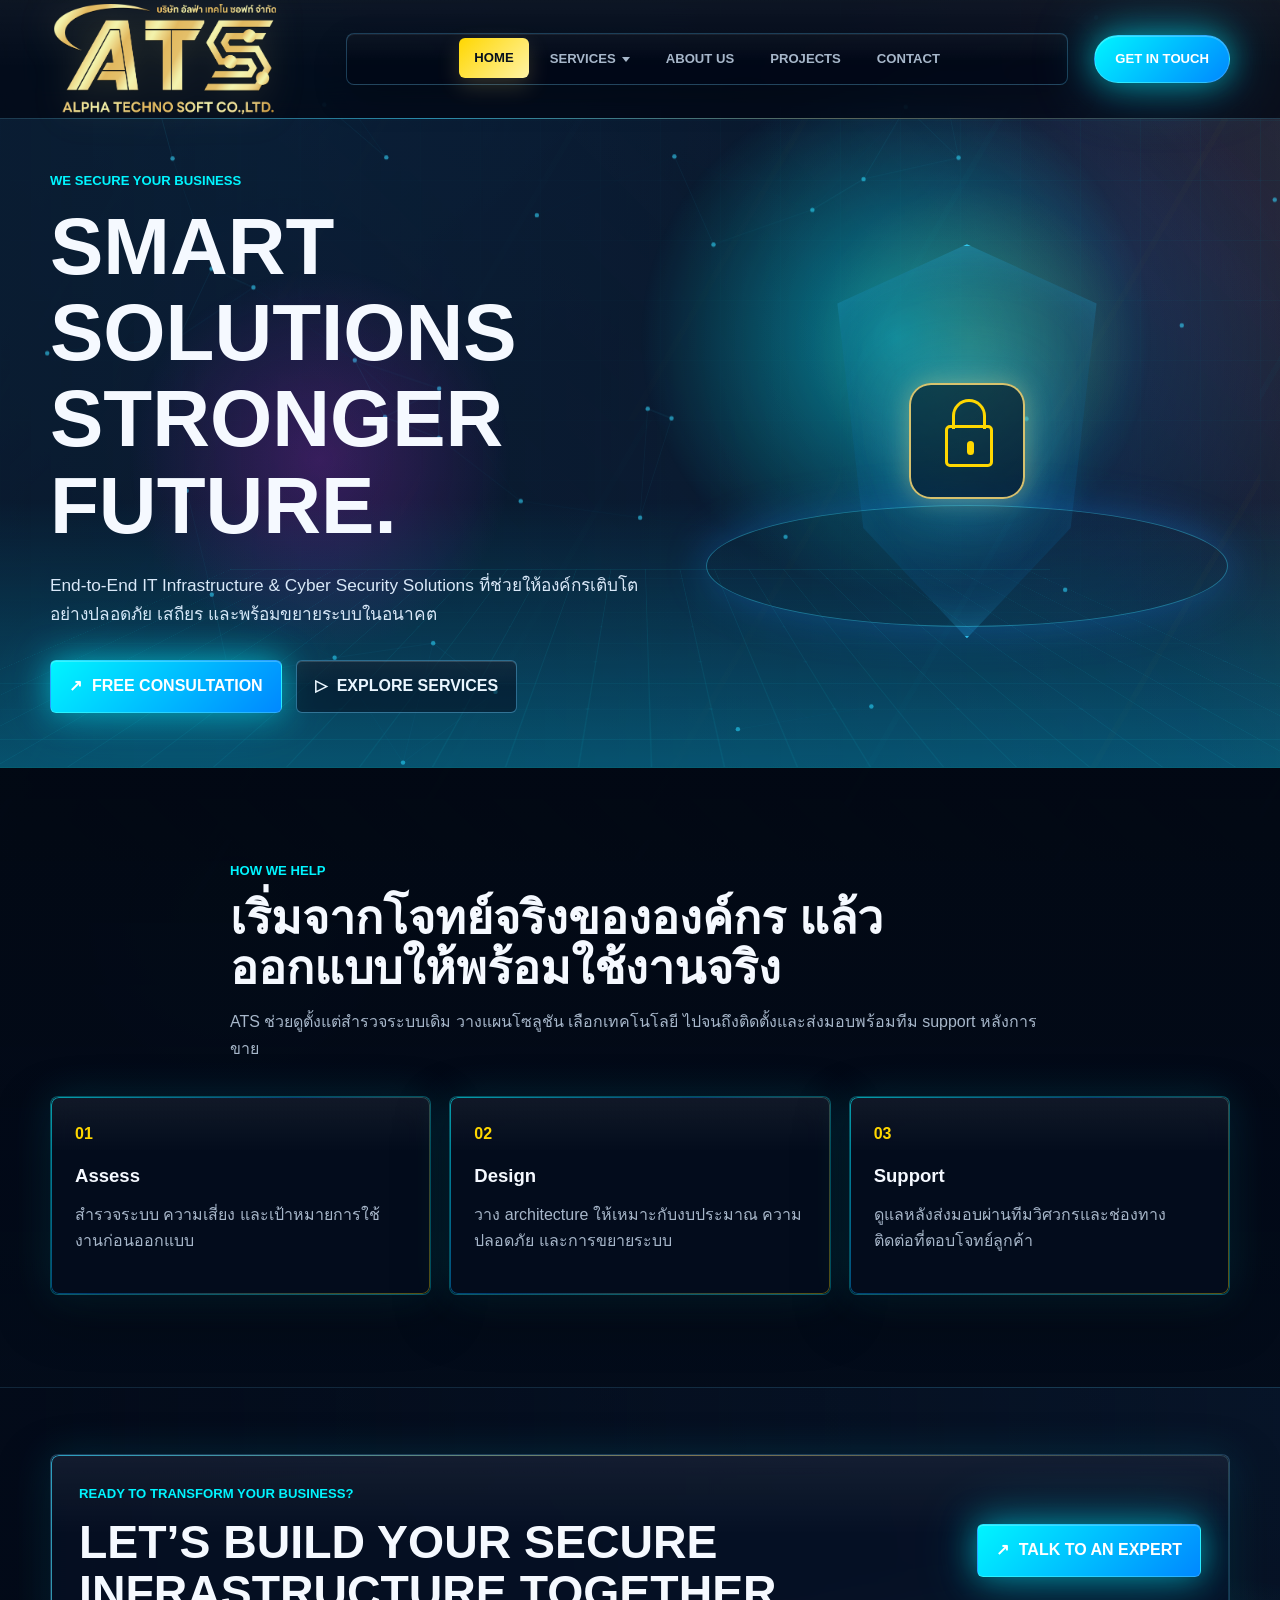
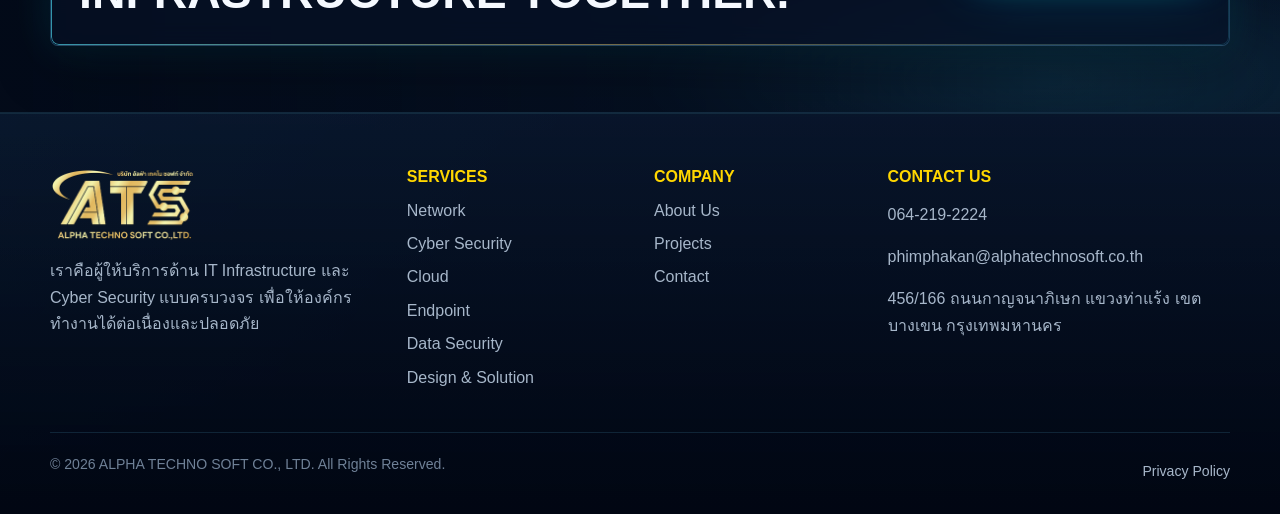
<file: alphaweb/index.html>
<!doctype html>
<html lang="th">
  <head>
    <meta charset="utf-8" />
    <meta name="viewport" content="width=device-width, initial-scale=1" />
    <link rel="icon" type="image/png" sizes="48x48" href="assets/img/favicon-alpha.png" />
    <link rel="icon" type="image/png" sizes="96x96" href="assets/img/favicon-alpha.png" />
    <link rel="icon" type="image/png" sizes="512x512" href="assets/img/favicon-alpha.png" />
    <link rel="shortcut icon" href="favicon.png" />
    <link rel="apple-touch-icon" href="assets/img/favicon-alpha.png" />
    <link rel="canonical" href="https://www.alphatechnosoft.co.th/" />
    <link rel="sitemap" type="application/xml" title="Sitemap" href="sitemap.xml" />
    <title>ALPHA TECHNO SOFT CO., LTD. | IT Infrastructure &amp; Cyber Security</title>
    <meta
      name="description"
      content="ALPHA TECHNO SOFT CO., LTD. ผู้เชี่ยวชาญด้าน Network Infrastructure, Cyber Security, Cloud, Endpoint, Data Security และ Design & Solution สำหรับองค์กร"
    />
    <meta name="google-site-verification" content="7oL2TdSmTm4ihY9bklZaLKjqOZevy6cD0ytzlV1EM48" />
    <link rel="stylesheet" href="assets/css/styles.css" />
  </head>
  <body>
    <a class="skip-link" href="#main">ข้ามไปยังเนื้อหา</a>

    <header class="site-header" data-header>
      <div class="container nav-shell">
        <a class="brand" href="index.html" aria-label="ALPHA TECHNO SOFT CO., LTD.">
          <img src="assets/img/logo-alpha.png" alt="โลโก้ ALPHA TECHNO SOFT CO., LTD." />
        </a>

        <button class="nav-toggle" type="button" aria-expanded="false" aria-controls="site-nav" data-nav-toggle>
          <span></span>
          <span></span>
          <span></span>
        </button>

        <nav class="site-nav" id="site-nav" data-nav>
          <a href="index.html">Home</a>
          <div class="nav-dropdown" data-nav-dropdown>
            <a href="services.html" class="nav-dropdown-link">
              <span>Services</span>
              <span class="nav-dropdown-caret" aria-hidden="true"></span>
            </a>
            <div class="nav-dropdown-menu" id="services-submenu">
              <a href="network-infrastructure.html">Network</a>
              <a href="cyber-security.html" class="nav-submenu-multiline"><span>Cyber</span><span>Security</span></a>
              <a href="cloud.html">Cloud</a>
              <a href="endpoint.html">Endpoint</a>
              <a href="data-security.html">Data Security</a>
              <a href="design-solution.html" class="nav-submenu-multiline"><span>Design &amp;</span><span>Solution</span></a>
            </div>
          </div>
          <a href="about.html">About Us</a>
          <a href="projects.html">Projects</a>
          <a href="contact.html">Contact</a>
        </nav>

        <a class="nav-cta" href="contact.html">Get in touch</a>
      </div>
    </header>

    <main id="main">
      <section class="hero" id="home" data-section>
        <canvas class="hero-canvas" id="network-canvas" aria-hidden="true"></canvas>
        <div class="hero-grid" aria-hidden="true"></div>
        <div class="hero-glow" aria-hidden="true"></div>

        <div class="container hero-content">
          <div class="hero-copy">
            <p class="eyebrow">We secure your business</p>
            <h1>Smart Solutions Stronger Future.</h1>
            <p class="hero-lead">
              End-to-End IT Infrastructure & Cyber Security Solutions
              ที่ช่วยให้องค์กรเติบโตอย่างปลอดภัย เสถียร และพร้อมขยายระบบในอนาคต
            </p>
            <div class="hero-actions">
              <a class="button button-primary" href="contact.html">
                <span aria-hidden="true">↗</span>
                Free Consultation
              </a>
              <a class="button button-ghost" href="services.html">
                <span aria-hidden="true">▷</span>
                Explore Services
              </a>
            </div>
          </div>

          <div class="hero-shield" aria-label="Cyber security visual">
            <div class="shield-core">
              <span class="lock-body"></span>
              <span class="lock-shackle"></span>
            </div>
          </div>
        </div>
      </section>

      <section class="section home-intro-section">
        <div class="container section-heading">
          <p class="eyebrow">How we help</p>
          <h2>เริ่มจากโจทย์จริงขององค์กร แล้วออกแบบให้พร้อมใช้งานจริง</h2>
          <p>
            ATS ช่วยดูตั้งแต่สำรวจระบบเดิม วางแผนโซลูชัน เลือกเทคโนโลยี
            ไปจนถึงติดตั้งและส่งมอบพร้อมทีม support หลังการขาย
          </p>
        </div>

        <div class="container feature-strip">
          <article class="feature-panel">
            <span>01</span>
            <h3>Assess</h3>
            <p>สำรวจระบบ ความเสี่ยง และเป้าหมายการใช้งานก่อนออกแบบ</p>
          </article>
          <article class="feature-panel">
            <span>02</span>
            <h3>Design</h3>
            <p>วาง architecture ให้เหมาะกับงบประมาณ ความปลอดภัย และการขยายระบบ</p>
          </article>
          <article class="feature-panel">
            <span>03</span>
            <h3>Support</h3>
            <p>ดูแลหลังส่งมอบผ่านทีมวิศวกรและช่องทางติดต่อที่ตอบโจทย์ลูกค้า</p>
          </article>
        </div>
      </section>

      <section class="cta-section">
        <div class="container cta-band">
          <div>
            <p class="eyebrow">Ready to transform your business?</p>
            <h2>Let’s build your secure infrastructure together.</h2>
          </div>
          <a class="button button-primary" href="contact.html">
            <span aria-hidden="true">↗</span>
            Talk to an expert
          </a>
        </div>
      </section>
    </main>

    <footer class="site-footer">
      <div class="container footer-grid">
        <div class="footer-company">
          <img src="assets/img/logo-alpha.png" alt="โลโก้ ALPHA TECHNO SOFT CO., LTD." />
          <p>
            เราคือผู้ให้บริการด้าน IT Infrastructure และ Cyber Security แบบครบวงจร
            เพื่อให้องค์กรทำงานได้ต่อเนื่องและปลอดภัย
          </p>
        </div>
        <div>
          <h2>Services</h2>
          <a href="network-infrastructure.html">Network</a>
          <a href="cyber-security.html">Cyber Security</a>
          <a href="cloud.html">Cloud</a>
          <a href="endpoint.html">Endpoint</a>
          <a href="data-security.html">Data Security</a>
          <a href="design-solution.html">Design &amp; Solution</a>
        </div>
        <div>
          <h2>Company</h2>
          <a href="about.html">About Us</a>
          <a href="projects.html">Projects</a>
          <a href="contact.html">Contact</a>
        </div>
        <div>
          <h2>Contact Us</h2>
          <p>064-219-2224</p>
          <p>phimphakan@alphatechnosoft.co.th</p>
          <p>456/166 ถนนกาญจนาภิเษก แขวงท่าแร้ง เขตบางเขน กรุงเทพมหานคร</p>
        </div>
      </div>
      <div class="container footer-bottom">
        <span>© 2026 ALPHA TECHNO SOFT CO., LTD. All Rights Reserved.</span>
        <a href="contact.html">Privacy Policy</a>
      </div>
    </footer>

    <script src="assets/js/main.js"></script>
  </body>
</html>
</file>
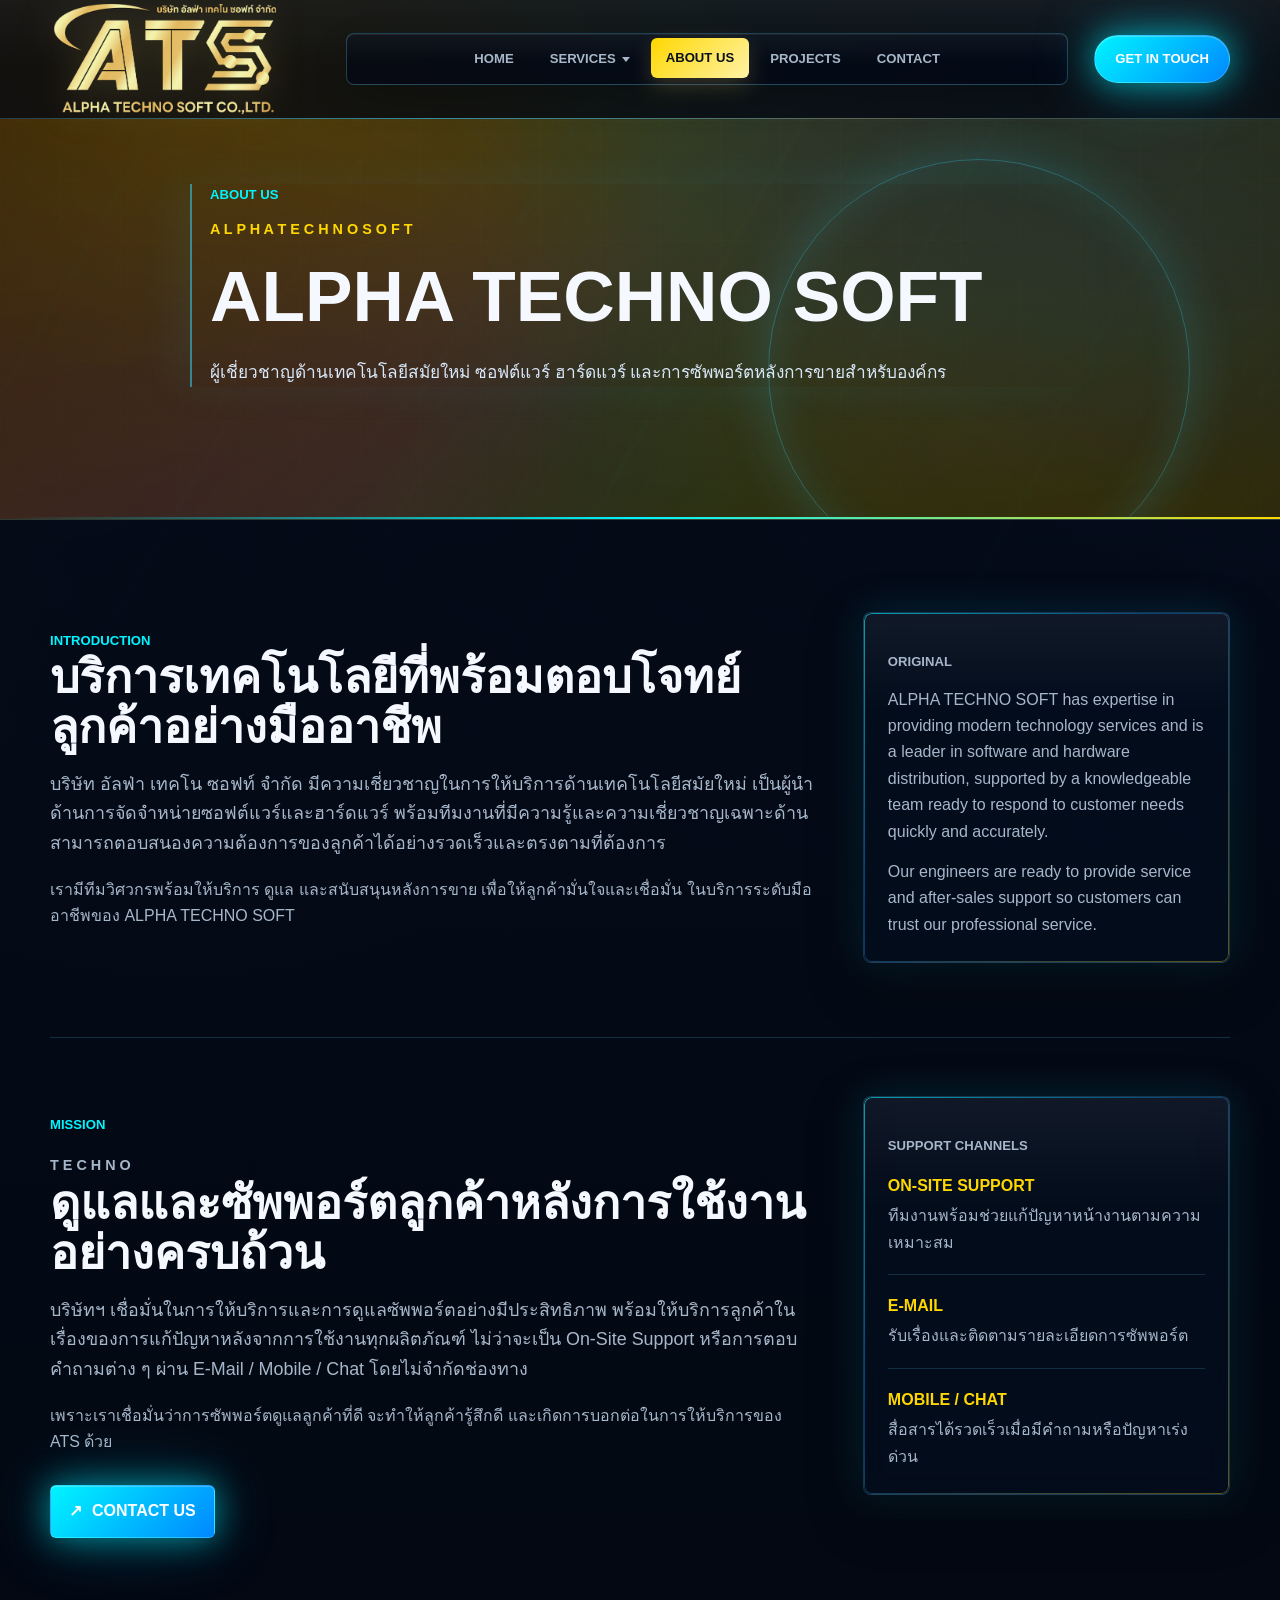
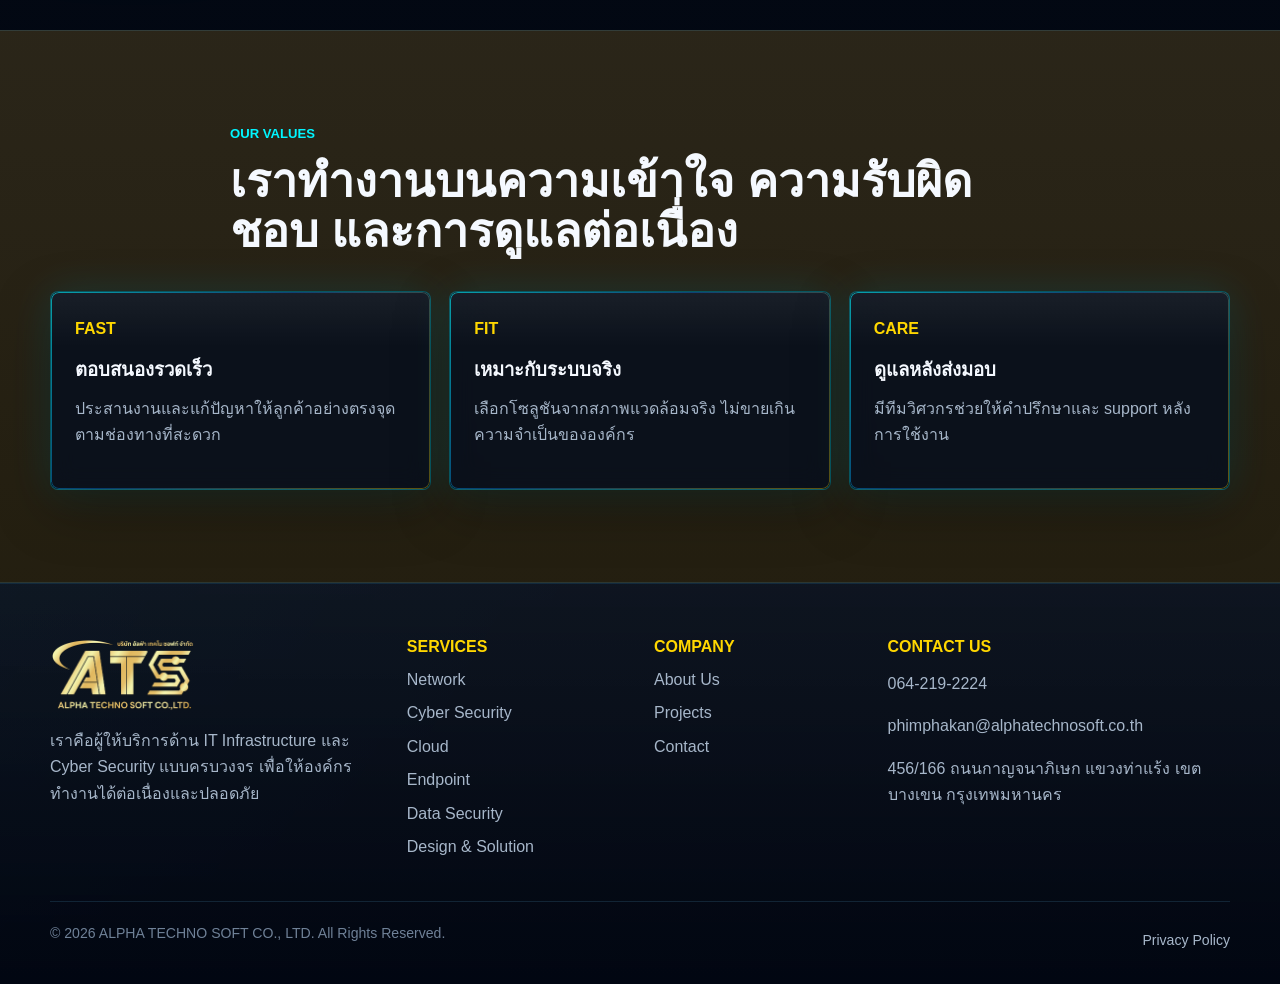
<file: alphaweb/about.html>
<!doctype html>
<html lang="th">
  <head>
    <meta charset="utf-8" />
    <meta name="viewport" content="width=device-width, initial-scale=1" />
    <link rel="icon" type="image/png" sizes="48x48" href="assets/img/favicon-alpha.png" />
    <link rel="icon" type="image/png" sizes="96x96" href="assets/img/favicon-alpha.png" />
    <link rel="icon" type="image/png" sizes="512x512" href="assets/img/favicon-alpha.png" />
    <link rel="shortcut icon" href="favicon.png" />
    <link rel="apple-touch-icon" href="assets/img/favicon-alpha.png" />
    <link rel="canonical" href="https://www.alphatechnosoft.co.th/about.html" />
    <title>About Us - ALPHA TECHNO SOFT CO., LTD.</title>
    <meta
      name="description"
      content="About Us ของ ALPHA TECHNO SOFT CO., LTD. แนะนำบริษัทและพันธกิจด้านบริการเทคโนโลยี ซอฟต์แวร์ ฮาร์ดแวร์ และการซัพพอร์ตหลังการขาย"
    />
    <link rel="stylesheet" href="assets/css/styles.css" />
  </head>
  <body class="page-about">
    <a class="skip-link" href="#main">ข้ามไปยังเนื้อหา</a>

    <header class="site-header" data-header>
      <div class="container nav-shell">
        <a class="brand" href="index.html" aria-label="ALPHA TECHNO SOFT CO., LTD.">
          <img src="assets/img/logo-alpha.png" alt="โลโก้ ALPHA TECHNO SOFT CO., LTD." />
        </a>

        <button class="nav-toggle" type="button" aria-expanded="false" aria-controls="site-nav" data-nav-toggle>
          <span></span>
          <span></span>
          <span></span>
        </button>

        <nav class="site-nav" id="site-nav" data-nav>
          <a href="index.html">Home</a>
          <div class="nav-dropdown" data-nav-dropdown>
            <a href="services.html" class="nav-dropdown-link">
              <span>Services</span>
              <span class="nav-dropdown-caret" aria-hidden="true"></span>
            </a>
            <div class="nav-dropdown-menu" id="services-submenu">
              <a href="network-infrastructure.html">Network</a>
              <a href="cyber-security.html" class="nav-submenu-multiline"><span>Cyber</span><span>Security</span></a>
              <a href="cloud.html">Cloud</a>
              <a href="endpoint.html">Endpoint</a>
              <a href="data-security.html">Data Security</a>
              <a href="design-solution.html" class="nav-submenu-multiline"><span>Design &amp;</span><span>Solution</span></a>
            </div>
          </div>
          <a href="about.html">About Us</a>
          <a href="projects.html">Projects</a>
          <a href="contact.html">Contact</a>
        </nav>

        <a class="nav-cta" href="contact.html">Get in touch</a>
      </div>
    </header>

    <main id="main">
      <section class="page-hero">
        <div class="aurora" aria-hidden="true"></div>
        <div class="particles-container" data-particles aria-hidden="true"></div>
        <div class="noise-overlay" aria-hidden="true"></div>
        <div class="hero-border-glow" aria-hidden="true"></div>
        <div class="container page-hero-content">
          <p class="eyebrow">About Us</p>
          <p class="lettermark">A L P H A T E C H N O S O F T</p>
          <h1>ALPHA TECHNO SOFT</h1>
          <p class="hero-lead">
            ผู้เชี่ยวชาญด้านเทคโนโลยีสมัยใหม่ ซอฟต์แวร์ ฮาร์ดแวร์ และการซัพพอร์ตหลังการขายสำหรับองค์กร
          </p>
        </div>
      </section>

      <section class="section content-section">
        <div class="container content-layout">
          <div class="content-main">
            <p class="eyebrow">Introduction</p>
            <h2>บริการเทคโนโลยีที่พร้อมตอบโจทย์ลูกค้าอย่างมืออาชีพ</h2>
            <p class="lead-thai">
              บริษัท อัลฟ่า เทคโน ซอฟท์ จำกัด มีความเชี่ยวชาญในการให้บริการด้านเทคโนโลยีสมัยใหม่
              เป็นผู้นำด้านการจัดจำหน่ายซอฟต์แวร์และฮาร์ดแวร์ พร้อมทีมงานที่มีความรู้และความเชี่ยวชาญเฉพาะด้าน
              สามารถตอบสนองความต้องการของลูกค้าได้อย่างรวดเร็วและตรงตามที่ต้องการ
            </p>
            <p>
              เรามีทีมวิศวกรพร้อมให้บริการ ดูแล และสนับสนุนหลังการขาย เพื่อให้ลูกค้ามั่นใจและเชื่อมั่น
              ในบริการระดับมืออาชีพของ ALPHA TECHNO SOFT
            </p>
          </div>

          <aside class="content-side" aria-label="Original English introduction">
            <p class="eyebrow">Original</p>
            <p>
              ALPHA TECHNO SOFT has expertise in providing modern technology services and is a leader in software and
              hardware distribution, supported by a knowledgeable team ready to respond to customer needs quickly and
              accurately.
            </p>
            <p>
              Our engineers are ready to provide service and after-sales support so customers can trust our professional
              service.
            </p>
          </aside>
        </div>

        <div class="container content-layout about-mission-layout">
          <div class="content-main">
            <p class="eyebrow">Mission</p>
            <p class="lettermark">T E C H N O</p>
            <h2>ดูแลและซัพพอร์ตลูกค้าหลังการใช้งานอย่างครบถ้วน</h2>
            <p class="lead-thai">
              บริษัทฯ เชื่อมั่นในการให้บริการและการดูแลซัพพอร์ตอย่างมีประสิทธิภาพ
              พร้อมให้บริการลูกค้าในเรื่องของการแก้ปัญหาหลังจากการใช้งานทุกผลิตภัณฑ์
              ไม่ว่าจะเป็น On-Site Support หรือการตอบคำถามต่าง ๆ ผ่าน E-Mail / Mobile / Chat
              โดยไม่จำกัดช่องทาง
            </p>
            <p>
              เพราะเราเชื่อมั่นว่าการซัพพอร์ตดูแลลูกค้าที่ดี จะทำให้ลูกค้ารู้สึกดี
              และเกิดการบอกต่อในการให้บริการของ ATS ด้วย
            </p>
            <div class="page-actions">
              <a class="button button-primary" href="contact.html">
                <span aria-hidden="true">↗</span>
                Contact Us
              </a>
            </div>
          </div>

          <aside class="content-side support-side" aria-label="Support channels">
            <p class="eyebrow">Support Channels</p>
            <ul class="channel-list">
              <li>
                <span>On-Site Support</span>
                ทีมงานพร้อมช่วยแก้ปัญหาหน้างานตามความเหมาะสม
              </li>
              <li>
                <span>E-Mail</span>
                รับเรื่องและติดตามรายละเอียดการซัพพอร์ต
              </li>
              <li>
                <span>Mobile / Chat</span>
                สื่อสารได้รวดเร็วเมื่อมีคำถามหรือปัญหาเร่งด่วน
              </li>
            </ul>
          </aside>
        </div>
      </section>

      <section class="section why-section">
        <div class="container section-heading">
          <p class="eyebrow">Our Values</p>
          <h2>เราทำงานบนความเข้าใจ ความรับผิดชอบ และการดูแลต่อเนื่อง</h2>
        </div>
        <div class="container feature-strip">
          <article class="feature-panel">
            <span>Fast</span>
            <h3>ตอบสนองรวดเร็ว</h3>
            <p>ประสานงานและแก้ปัญหาให้ลูกค้าอย่างตรงจุดตามช่องทางที่สะดวก</p>
          </article>
          <article class="feature-panel">
            <span>Fit</span>
            <h3>เหมาะกับระบบจริง</h3>
            <p>เลือกโซลูชันจากสภาพแวดล้อมจริง ไม่ขายเกินความจำเป็นขององค์กร</p>
          </article>
          <article class="feature-panel">
            <span>Care</span>
            <h3>ดูแลหลังส่งมอบ</h3>
            <p>มีทีมวิศวกรช่วยให้คำปรึกษาและ support หลังการใช้งาน</p>
          </article>
        </div>
      </section>
    </main>

    <footer class="site-footer">
      <div class="container footer-grid">
        <div class="footer-company">
          <img src="assets/img/logo-alpha.png" alt="โลโก้ ALPHA TECHNO SOFT CO., LTD." />
          <p>
            เราคือผู้ให้บริการด้าน IT Infrastructure และ Cyber Security แบบครบวงจร
            เพื่อให้องค์กรทำงานได้ต่อเนื่องและปลอดภัย
          </p>
        </div>
        <div>
          <h2>Services</h2>
          <a href="network-infrastructure.html">Network</a>
          <a href="cyber-security.html">Cyber Security</a>
          <a href="cloud.html">Cloud</a>
          <a href="endpoint.html">Endpoint</a>
          <a href="data-security.html">Data Security</a>
          <a href="design-solution.html">Design &amp; Solution</a>
        </div>
        <div>
          <h2>Company</h2>
          <a href="about.html">About Us</a>
          <a href="projects.html">Projects</a>
          <a href="contact.html">Contact</a>
        </div>
        <div>
          <h2>Contact Us</h2>
          <p>064-219-2224</p>
          <p>phimphakan@alphatechnosoft.co.th</p>
          <p>456/166 ถนนกาญจนาภิเษก แขวงท่าแร้ง เขตบางเขน กรุงเทพมหานคร</p>
        </div>
      </div>
      <div class="container footer-bottom">
        <span>© 2026 ALPHA TECHNO SOFT CO., LTD. All Rights Reserved.</span>
        <a href="contact.html">Privacy Policy</a>
      </div>
    </footer>

    <script src="assets/js/main.js"></script>
  </body>
</html>
</file>
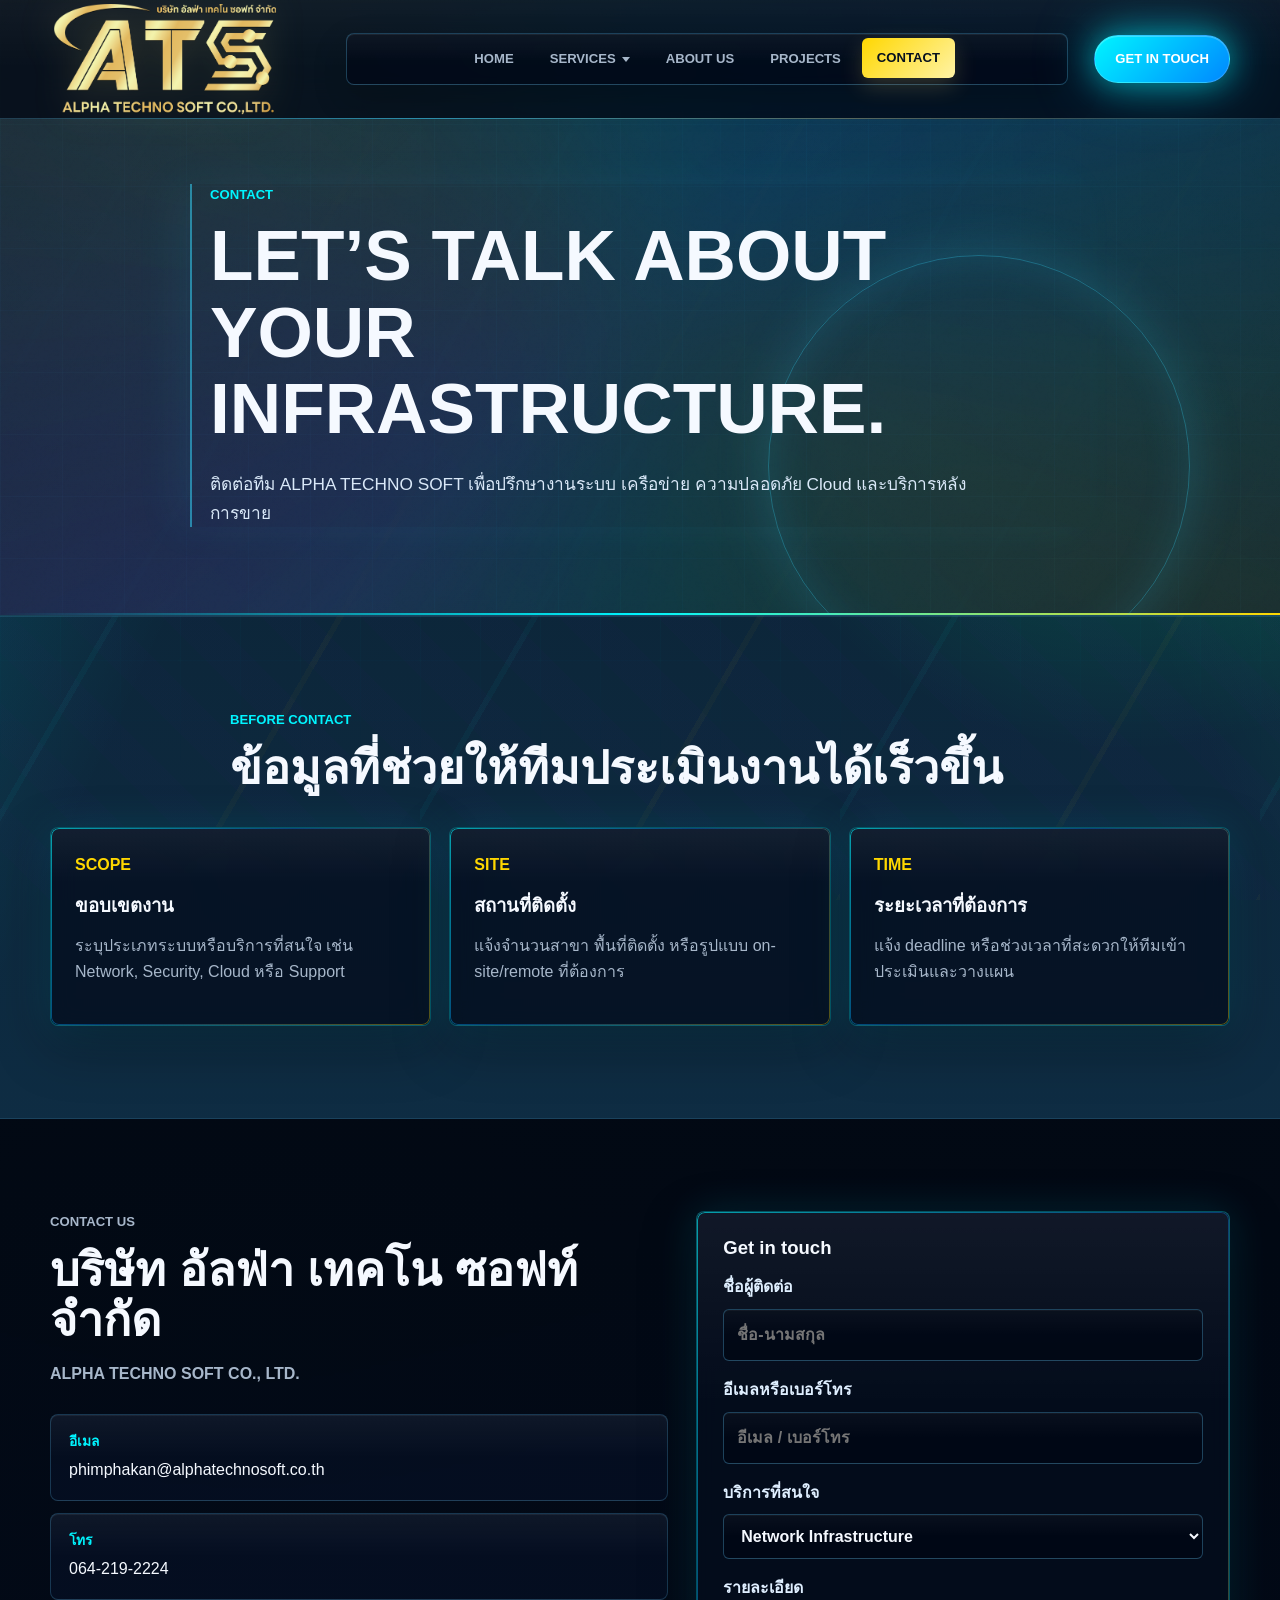
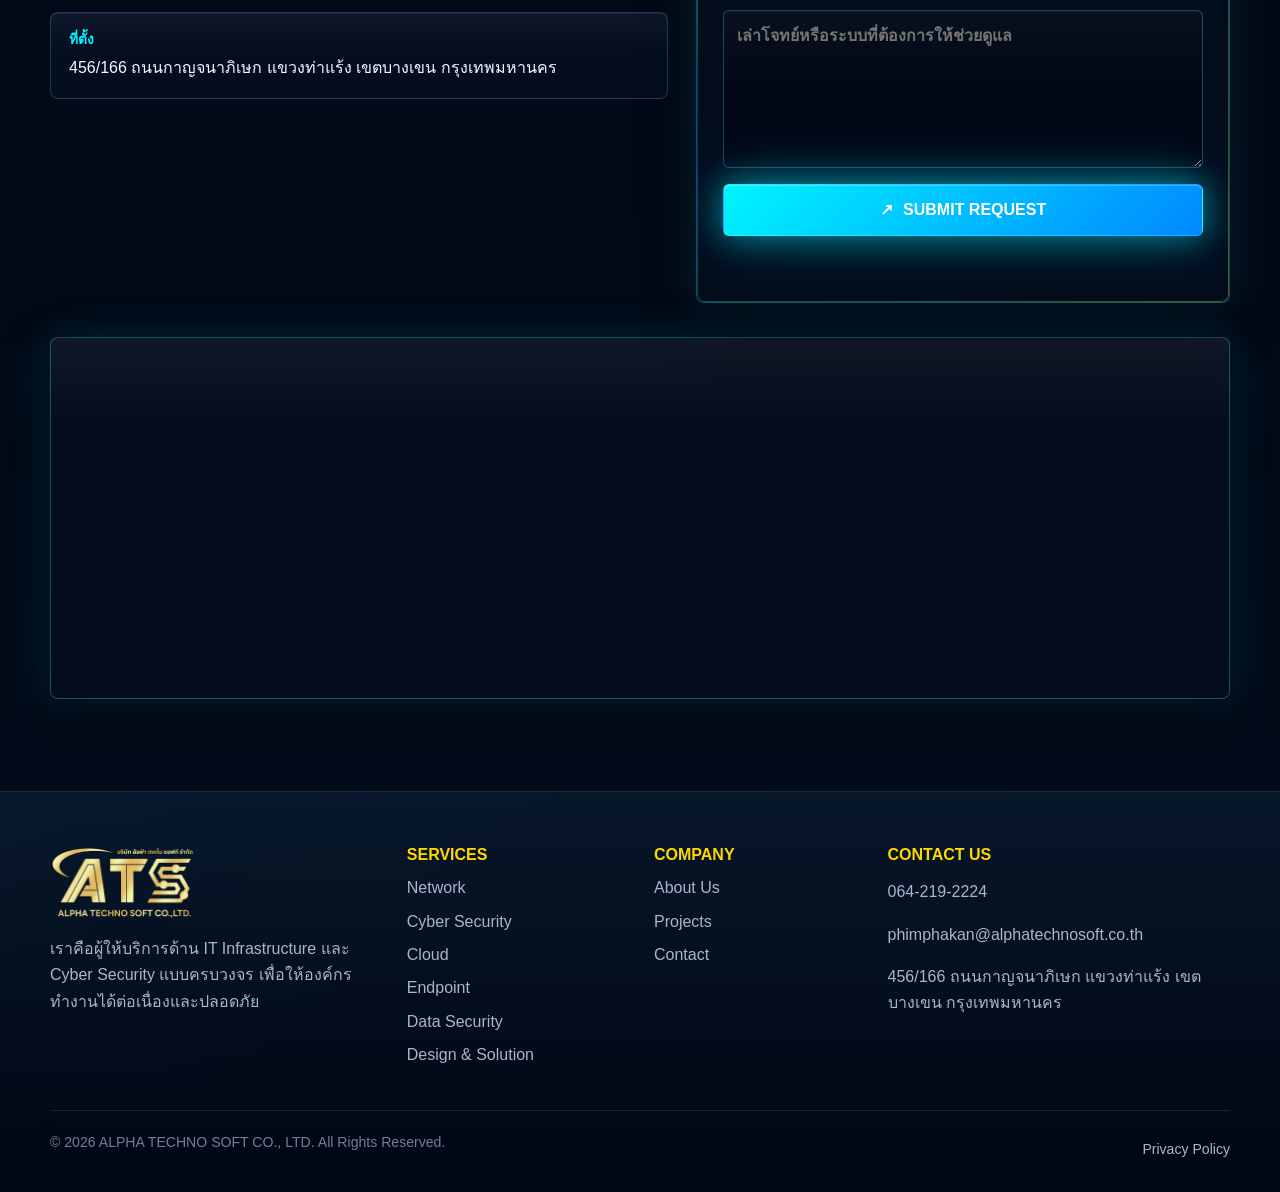
<file: alphaweb/contact.html>
<!doctype html>
<html lang="th">
  <head>
    <meta charset="utf-8" />
    <meta name="viewport" content="width=device-width, initial-scale=1" />
    <link rel="icon" type="image/png" sizes="48x48" href="assets/img/favicon-alpha.png" />
    <link rel="icon" type="image/png" sizes="96x96" href="assets/img/favicon-alpha.png" />
    <link rel="icon" type="image/png" sizes="512x512" href="assets/img/favicon-alpha.png" />
    <link rel="shortcut icon" href="favicon.png" />
    <link rel="apple-touch-icon" href="assets/img/favicon-alpha.png" />
    <link rel="canonical" href="https://www.alphatechnosoft.co.th/contact.html" />
    <title>Contact Us - ALPHA TECHNO SOFT CO., LTD.</title>
    <meta
      name="description"
      content="ติดต่อ ALPHA TECHNO SOFT CO., LTD. โทร 064-219-2224 หรืออีเมล phimphakan@alphatechnosoft.co.th"
    />
    <link rel="stylesheet" href="assets/css/styles.css" />
  </head>
  <body class="page-contact">
    <a class="skip-link" href="#main">ข้ามไปยังเนื้อหา</a>

    <header class="site-header" data-header>
      <div class="container nav-shell">
        <a class="brand" href="index.html" aria-label="ALPHA TECHNO SOFT CO., LTD.">
          <img src="assets/img/logo-alpha.png" alt="โลโก้ ALPHA TECHNO SOFT CO., LTD." />
        </a>

        <button class="nav-toggle" type="button" aria-expanded="false" aria-controls="site-nav" data-nav-toggle>
          <span></span>
          <span></span>
          <span></span>
        </button>

        <nav class="site-nav" id="site-nav" data-nav>
          <a href="index.html">Home</a>
          <div class="nav-dropdown" data-nav-dropdown>
            <a href="services.html" class="nav-dropdown-link">
              <span>Services</span>
              <span class="nav-dropdown-caret" aria-hidden="true"></span>
            </a>
            <div class="nav-dropdown-menu" id="services-submenu">
              <a href="network-infrastructure.html">Network</a>
              <a href="cyber-security.html" class="nav-submenu-multiline"><span>Cyber</span><span>Security</span></a>
              <a href="cloud.html">Cloud</a>
              <a href="endpoint.html">Endpoint</a>
              <a href="data-security.html">Data Security</a>
              <a href="design-solution.html" class="nav-submenu-multiline"><span>Design &amp;</span><span>Solution</span></a>
            </div>
          </div>
          <a href="about.html">About Us</a>
          <a href="projects.html">Projects</a>
          <a href="contact.html">Contact</a>
        </nav>

        <a class="nav-cta" href="contact.html">Get in touch</a>
      </div>
    </header>

    <main id="main">
      <section class="page-hero">
        <div class="aurora" aria-hidden="true"></div>
        <div class="particles-container" data-particles aria-hidden="true"></div>
        <div class="noise-overlay" aria-hidden="true"></div>
        <div class="hero-border-glow" aria-hidden="true"></div>
        <div class="container page-hero-content">
          <p class="eyebrow">Contact</p>
          <h1>Let’s talk about your infrastructure.</h1>
          <p class="hero-lead">
            ติดต่อทีม ALPHA TECHNO SOFT เพื่อปรึกษางานระบบ เครือข่าย ความปลอดภัย Cloud และบริการหลังการขาย
          </p>
        </div>
      </section>

      <section class="section why-section">
        <div class="container section-heading">
          <p class="eyebrow">Before Contact</p>
          <h2>ข้อมูลที่ช่วยให้ทีมประเมินงานได้เร็วขึ้น</h2>
        </div>
        <div class="container feature-strip">
          <article class="feature-panel">
            <span>Scope</span>
            <h3>ขอบเขตงาน</h3>
            <p>ระบุประเภทระบบหรือบริการที่สนใจ เช่น Network, Security, Cloud หรือ Support</p>
          </article>
          <article class="feature-panel">
            <span>Site</span>
            <h3>สถานที่ติดตั้ง</h3>
            <p>แจ้งจำนวนสาขา พื้นที่ติดตั้ง หรือรูปแบบ on-site/remote ที่ต้องการ</p>
          </article>
          <article class="feature-panel">
            <span>Time</span>
            <h3>ระยะเวลาที่ต้องการ</h3>
            <p>แจ้ง deadline หรือช่วงเวลาที่สะดวกให้ทีมเข้าประเมินและวางแผน</p>
          </article>
        </div>
      </section>

      <section class="section contact-section">
        <div class="container contact-layout">
          <div class="contact-copy">
            <p class="eyebrow">Contact Us</p>
            <h2>บริษัท อัลฟ่า เทคโน ซอฟท์ จำกัด</h2>
            <p class="company-name">ALPHA TECHNO SOFT CO., LTD.</p>

            <div class="contact-list">
              <a href="mailto:phimphakan@alphatechnosoft.co.th">
                <span>อีเมล</span>
                phimphakan@alphatechnosoft.co.th
              </a>
              <a href="tel:0642192224">
                <span>โทร</span>
                064-219-2224
              </a>
              <a
                href="https://www.google.com/maps/search/?api=1&query=456%2F166%20%E0%B8%96%E0%B8%99%E0%B8%99%E0%B8%81%E0%B8%B2%E0%B8%8D%E0%B8%88%E0%B8%99%E0%B8%B2%E0%B8%A0%E0%B8%B4%E0%B9%80%E0%B8%A9%E0%B8%81%20%E0%B9%81%E0%B8%82%E0%B8%A7%E0%B8%87%E0%B8%97%E0%B9%88%E0%B8%B2%E0%B9%81%E0%B8%A3%E0%B9%89%E0%B8%87%20%E0%B9%80%E0%B8%82%E0%B8%95%E0%B8%9A%E0%B8%B2%E0%B8%87%E0%B9%80%E0%B8%82%E0%B8%99%20%E0%B8%81%E0%B8%A3%E0%B8%B8%E0%B8%87%E0%B9%80%E0%B8%97%E0%B8%9E%E0%B8%A1%E0%B8%AB%E0%B8%B2%E0%B8%99%E0%B8%84%E0%B8%A3"
                target="_blank"
                rel="noreferrer"
              >
                <span>ที่ตั้ง</span>
                456/166 ถนนกาญจนาภิเษก แขวงท่าแร้ง เขตบางเขน กรุงเทพมหานคร
              </a>
            </div>
          </div>

          <form
            class="contact-form"
            data-contact-form
            action="https://formsubmit.co/ammy.zab@gmail.com"
            method="POST"
          >
            <h3>Get in touch</h3>
            <input type="hidden" name="_subject" value="New inquiry from ALPHA TECHNO SOFT website" />
            <input type="hidden" name="_template" value="table" />
            <input type="hidden" name="_captcha" value="false" />
            <input type="hidden" name="_next" value="" data-next-url />
            <label>
              ชื่อผู้ติดต่อ
              <input name="name" type="text" placeholder="ชื่อ-นามสกุล" required />
            </label>
            <label>
              อีเมลหรือเบอร์โทร
              <input name="contact" type="text" placeholder="อีเมล / เบอร์โทร" required />
            </label>
            <label>
              บริการที่สนใจ
              <select name="service">
                <option>Network Infrastructure</option>
                <option>Cyber Security</option>
                <option>Cloud</option>
                <option>Endpoint Security</option>
                <option>Data Security</option>
                <option>Design & Solution</option>
              </select>
            </label>
            <label>
              รายละเอียด
              <textarea name="message" rows="5" placeholder="เล่าโจทย์หรือระบบที่ต้องการให้ช่วยดูแล"></textarea>
            </label>
            <button class="button button-primary" type="submit">
              <span aria-hidden="true">↗</span>
              Submit request
            </button>
            <p class="form-status" role="status" data-form-status></p>
          </form>
        </div>

        <div class="container map-frame">
          <iframe
            title="แผนที่ บริษัท อัลฟ่า เทคโน ซอฟท์ จำกัด"
            loading="lazy"
            referrerpolicy="no-referrer-when-downgrade"
            src="https://maps.google.com/maps?q=456%2F166%20%E0%B8%96%E0%B8%99%E0%B8%99%E0%B8%81%E0%B8%B2%E0%B8%8D%E0%B8%88%E0%B8%99%E0%B8%B2%E0%B8%A0%E0%B8%B4%E0%B9%80%E0%B8%A9%E0%B8%81%20%E0%B9%81%E0%B8%82%E0%B8%A7%E0%B8%87%E0%B8%97%E0%B9%88%E0%B8%B2%E0%B9%81%E0%B8%A3%E0%B9%89%E0%B8%87%20%E0%B9%80%E0%B8%82%E0%B8%95%E0%B8%9A%E0%B8%B2%E0%B8%87%E0%B9%80%E0%B8%82%E0%B8%99%20%E0%B8%81%E0%B8%A3%E0%B8%B8%E0%B8%87%E0%B9%80%E0%B8%97%E0%B8%9E%E0%B8%A1%E0%B8%AB%E0%B8%B2%E0%B8%99%E0%B8%84%E0%B8%A3&output=embed"
          ></iframe>
        </div>
      </section>
    </main>

    <footer class="site-footer">
      <div class="container footer-grid">
        <div class="footer-company">
          <img src="assets/img/logo-alpha.png" alt="โลโก้ ALPHA TECHNO SOFT CO., LTD." />
          <p>
            เราคือผู้ให้บริการด้าน IT Infrastructure และ Cyber Security แบบครบวงจร
            เพื่อให้องค์กรทำงานได้ต่อเนื่องและปลอดภัย
          </p>
        </div>
        <div>
          <h2>Services</h2>
          <a href="network-infrastructure.html">Network</a>
          <a href="cyber-security.html">Cyber Security</a>
          <a href="cloud.html">Cloud</a>
          <a href="endpoint.html">Endpoint</a>
          <a href="data-security.html">Data Security</a>
          <a href="design-solution.html">Design &amp; Solution</a>
        </div>
        <div>
          <h2>Company</h2>
          <a href="about.html">About Us</a>
          <a href="projects.html">Projects</a>
          <a href="contact.html">Contact</a>
        </div>
        <div>
          <h2>Contact Us</h2>
          <p>064-219-2224</p>
          <p>phimphakan@alphatechnosoft.co.th</p>
          <p>456/166 ถนนกาญจนาภิเษก แขวงท่าแร้ง เขตบางเขน กรุงเทพมหานคร</p>
        </div>
      </div>
      <div class="container footer-bottom">
        <span>© 2026 ALPHA TECHNO SOFT CO., LTD. All Rights Reserved.</span>
        <a href="contact.html">Privacy Policy</a>
      </div>
    </footer>

    <script src="assets/js/main.js"></script>
  </body>
</html>
</file>
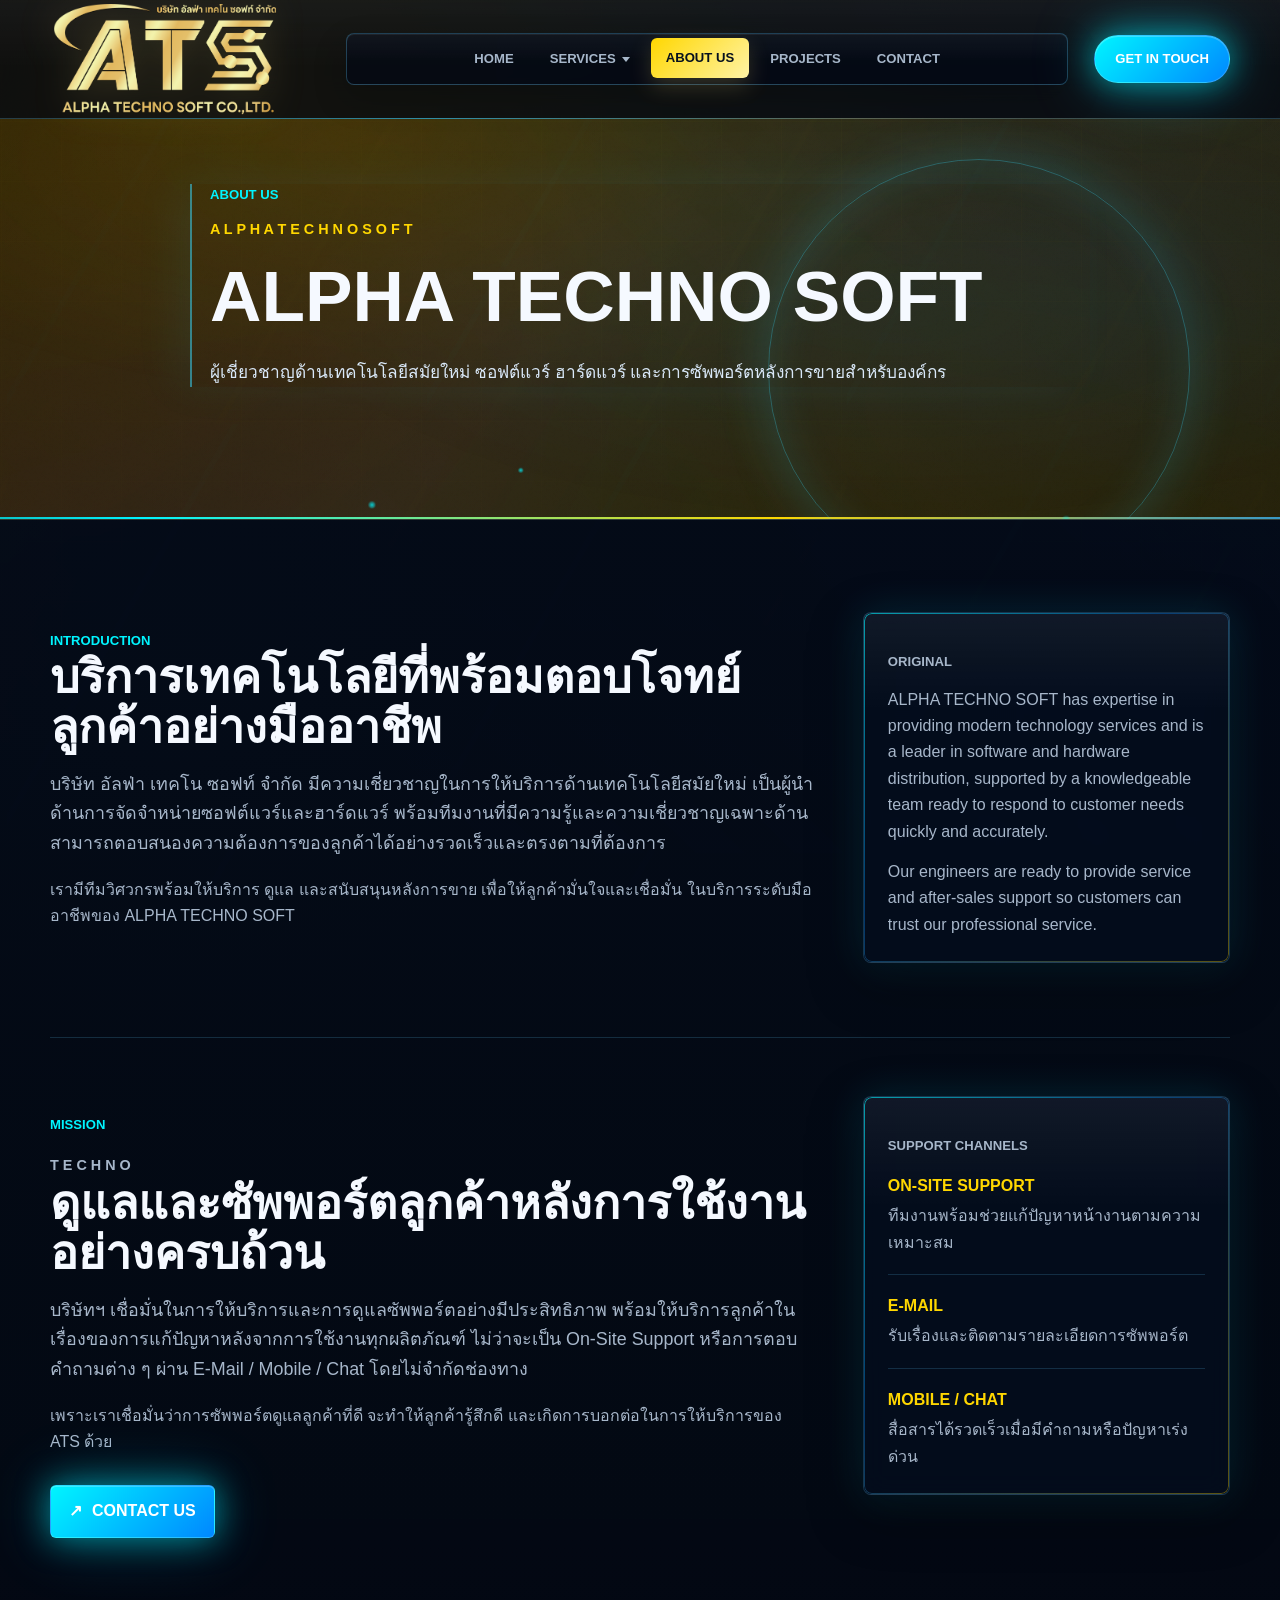
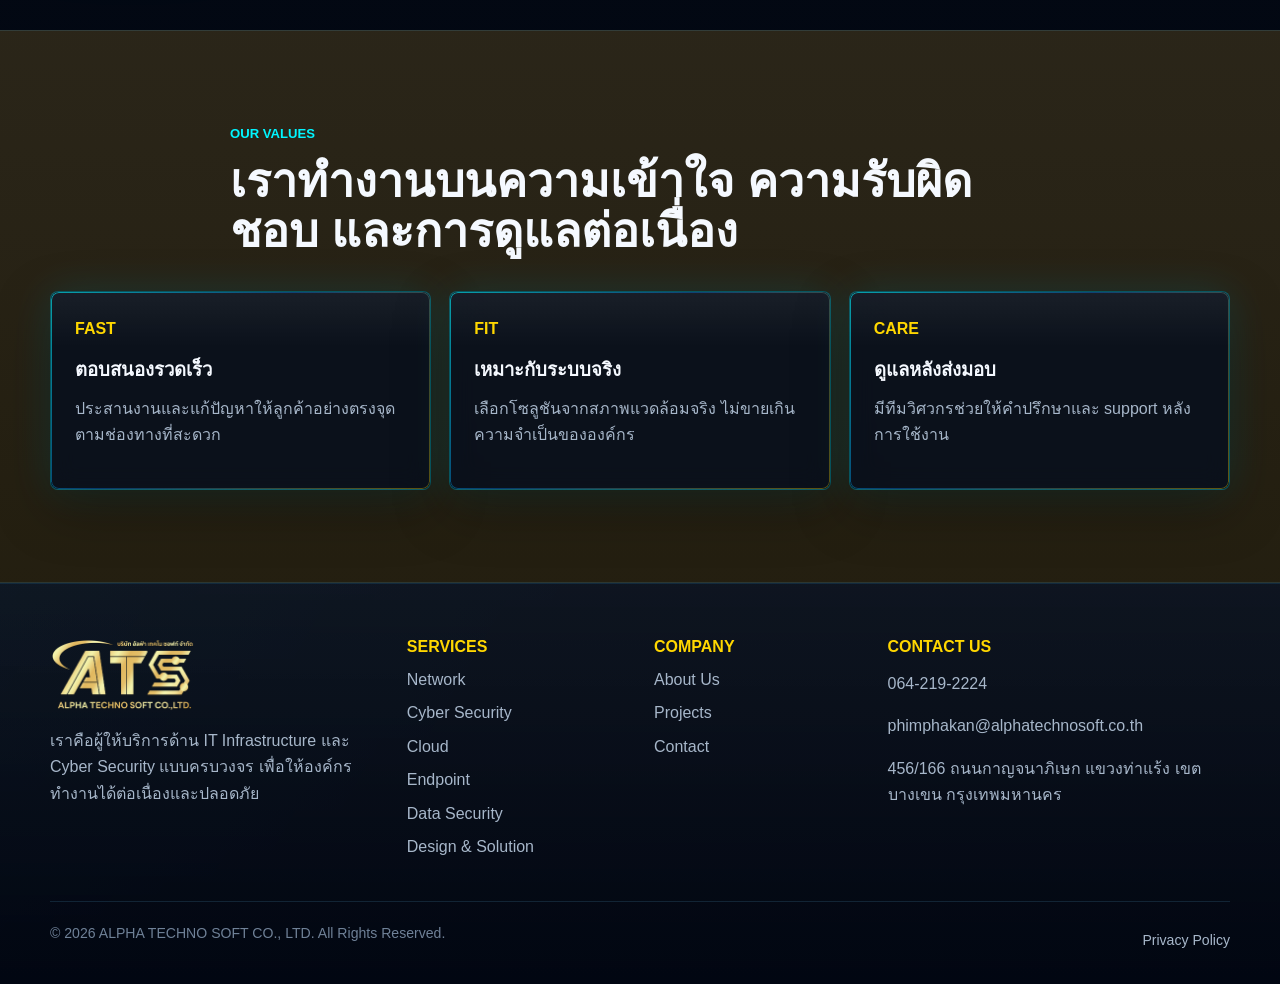
<file: alphaweb/introduction.html>
<!doctype html>
<html lang="th">
  <head>
    <meta charset="utf-8" />
    <meta name="viewport" content="width=device-width, initial-scale=1" />
    <meta http-equiv="refresh" content="0; url=about.html" />
    <link rel="icon" type="image/png" sizes="512x512" href="assets/img/favicon-alpha.png" />
    <title>บริษัท อัลฟ่า เทคโน ซอฟท์ จำกัด | ALPHA TECHNO SOFT CO., LTD.</title>
  </head>
  <body>
    <p><a href="about.html">ไปยังหน้า About Us ของ ALPHA TECHNO SOFT CO., LTD.</a></p>
  </body>
</html>
</file>
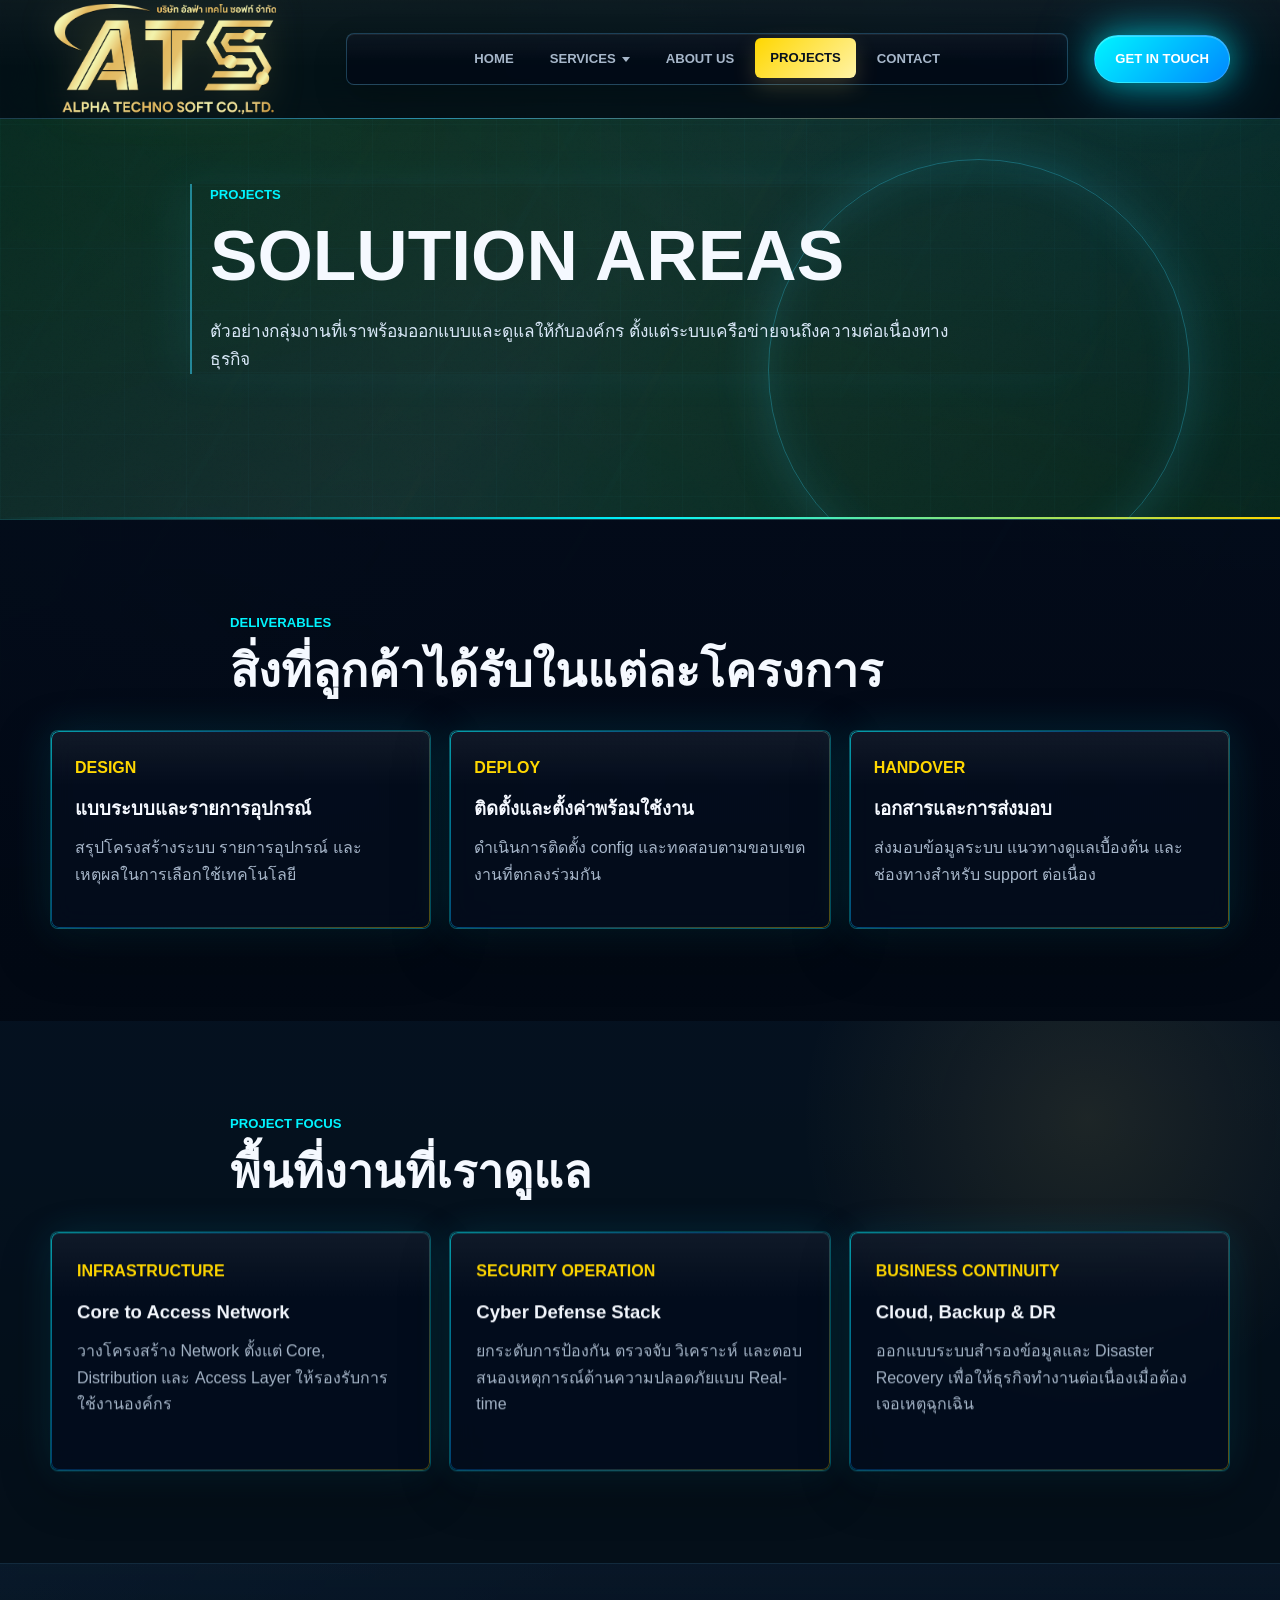
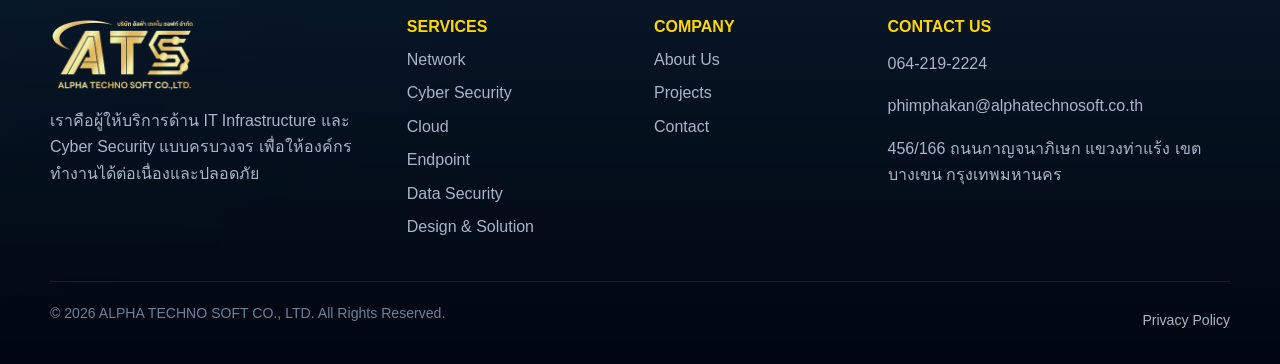
<file: alphaweb/news.html>
<!doctype html>
<html lang="th">
  <head>
    <meta charset="utf-8" />
    <meta name="viewport" content="width=device-width, initial-scale=1" />
    <meta http-equiv="refresh" content="0; url=projects.html" />
    <link rel="icon" type="image/png" sizes="512x512" href="assets/img/favicon-alpha.png" />
    <title>บริษัท อัลฟ่า เทคโน ซอฟท์ จำกัด | ALPHA TECHNO SOFT CO., LTD.</title>
  </head>
  <body>
    <p><a href="projects.html">ไปยัง Projects ของ ALPHA TECHNO SOFT CO., LTD.</a></p>
  </body>
</html>
</file>
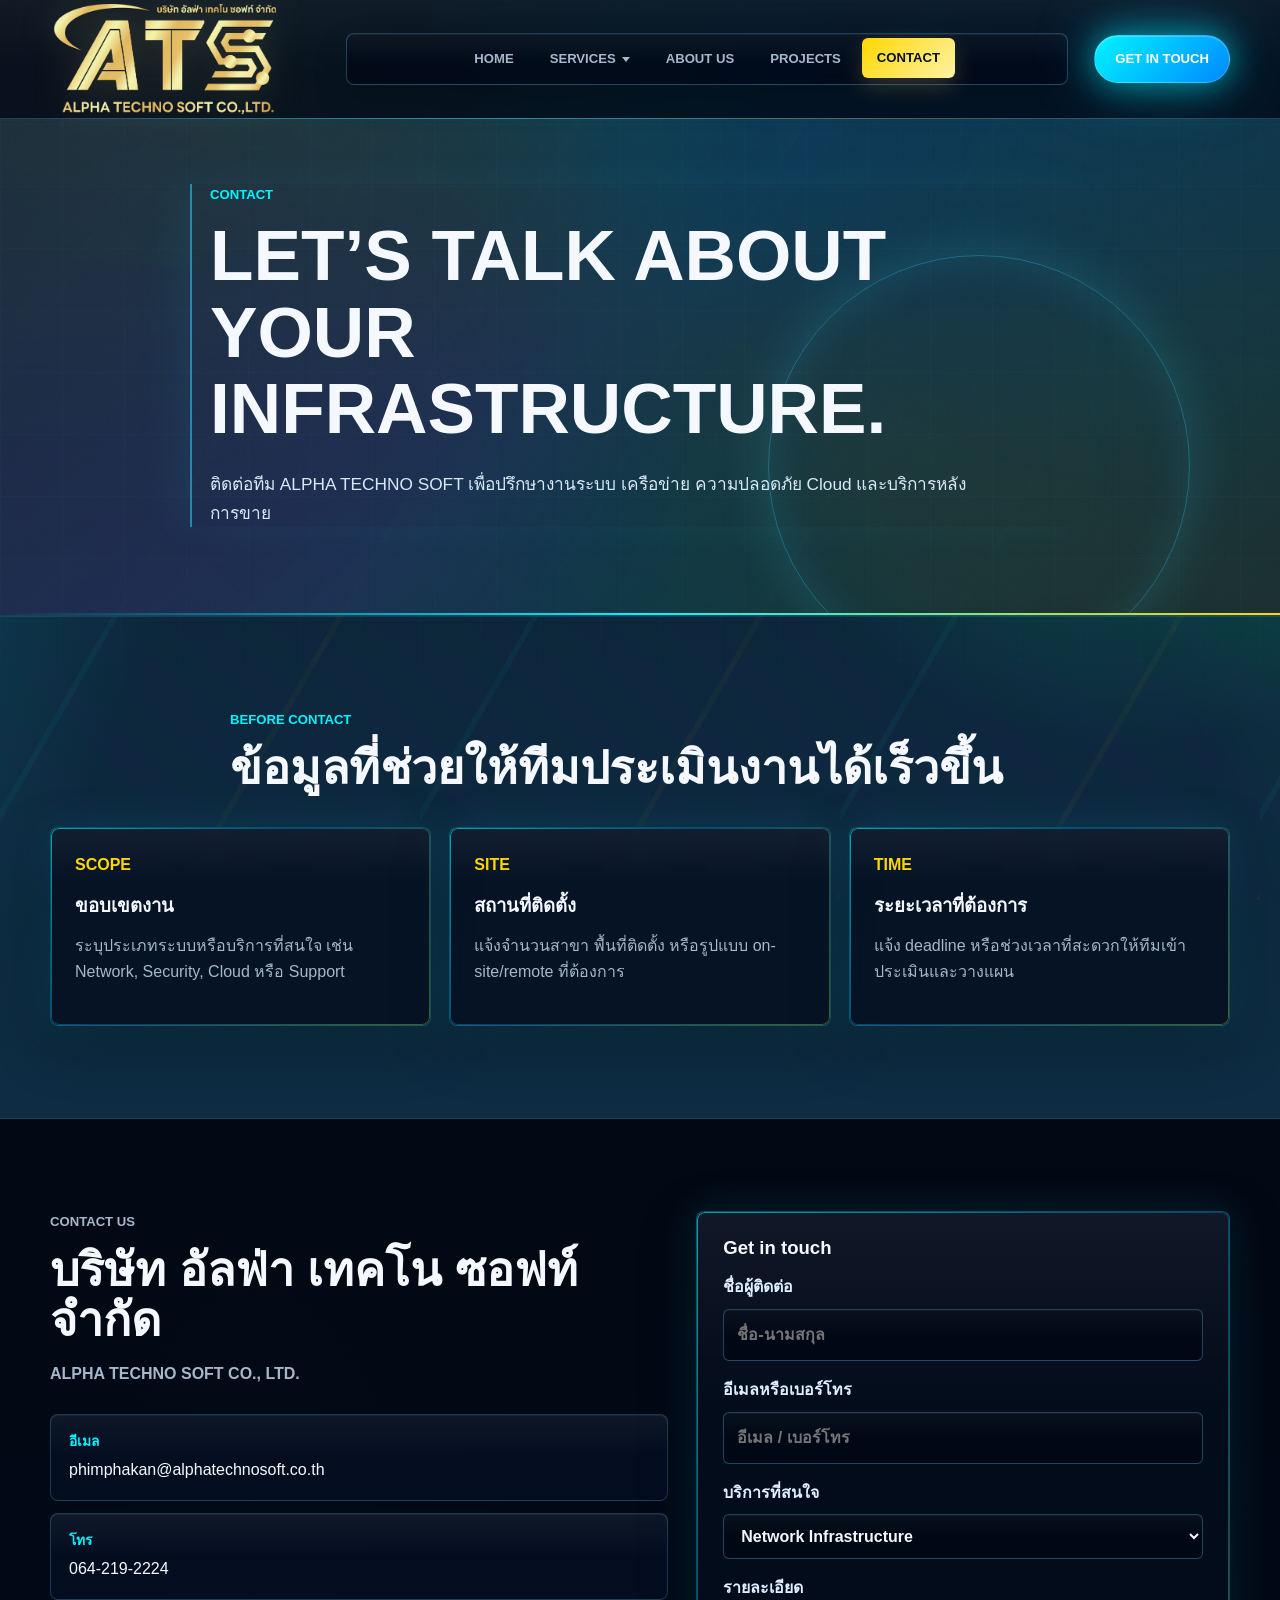
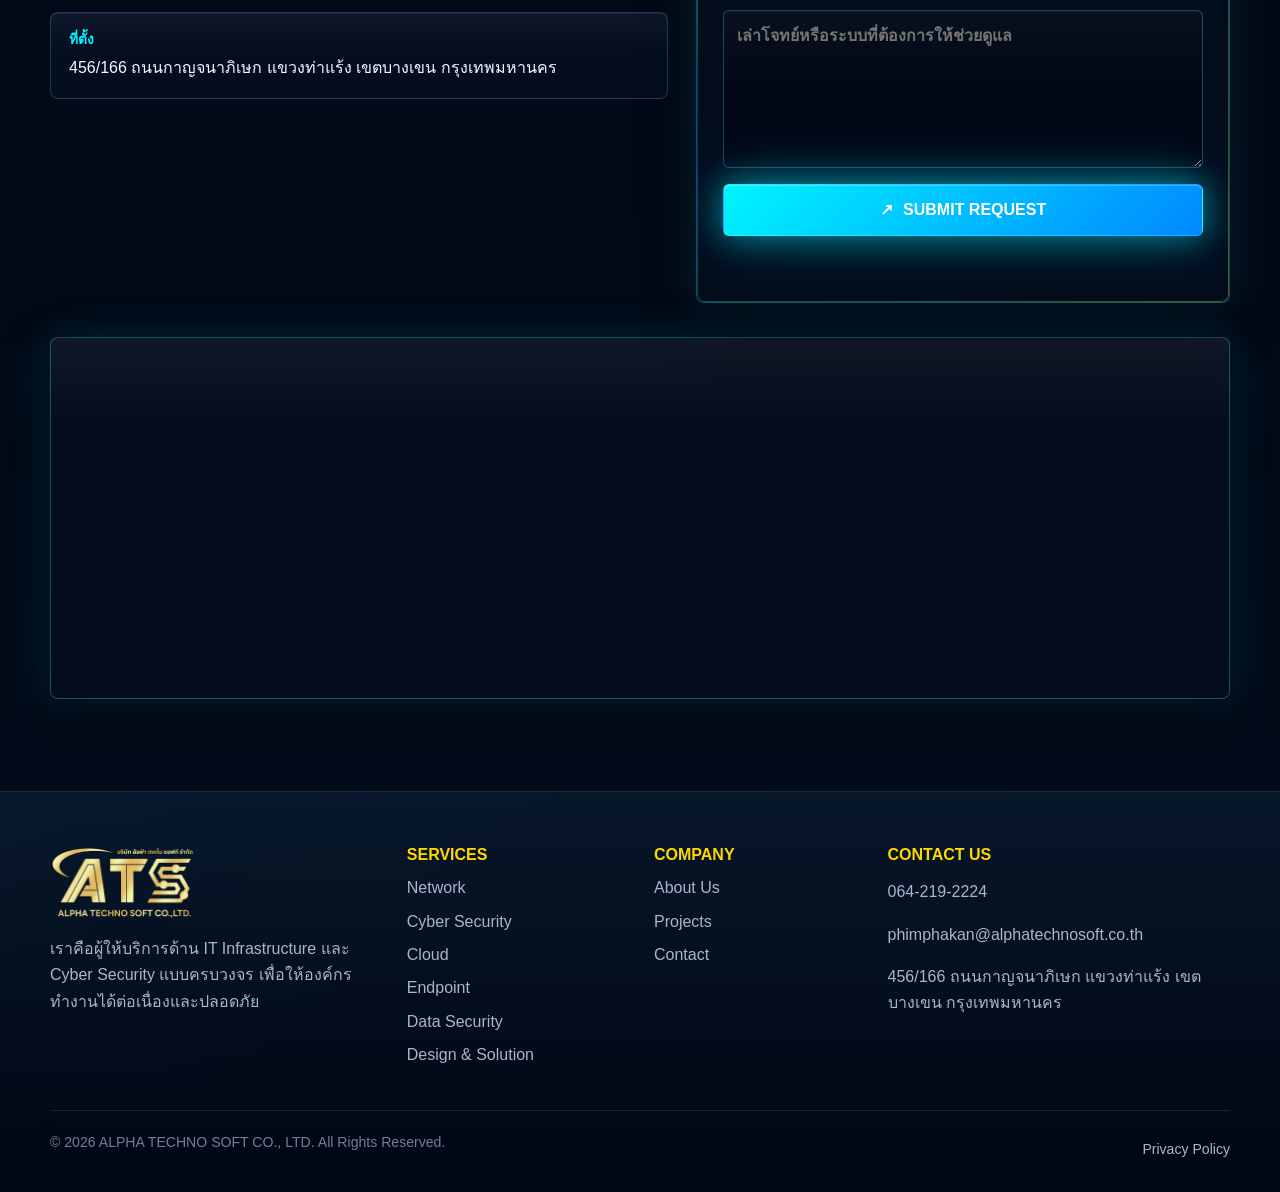
<file: alphaweb/privacy.html>
<!doctype html>
<html lang="th">
  <head>
    <meta charset="utf-8" />
    <meta name="viewport" content="width=device-width, initial-scale=1" />
    <meta http-equiv="refresh" content="0; url=contact.html" />
    <link rel="icon" type="image/png" sizes="512x512" href="assets/img/favicon-alpha.png" />
    <title>บริษัท อัลฟ่า เทคโน ซอฟท์ จำกัด | ALPHA TECHNO SOFT CO., LTD.</title>
  </head>
  <body>
    <p><a href="contact.html">ไปยังช่องทางติดต่อ ALPHA TECHNO SOFT CO., LTD.</a></p>
  </body>
</html>
</file>
<file: alphaweb/assets/css/styles.css>
:root {
  color-scheme: dark;
  --ink: #f5f9ff;
  --muted: #a7b7ca;
  --soft: #6f8197;
  --bg: #020813;
  --panel: rgba(4, 14, 30, 0.78);
  --panel-strong: rgba(7, 18, 38, 0.94);
  --line: rgba(97, 202, 255, 0.4);
  --line-strong: rgba(97, 202, 255, 0.85);
  --cyan: #00f5ff;
  --blue: #0088ff;
  --gold: #ffd700;
  --gold-deep: #ff9500;
  --violet: #8b5cf6;
  --neon-blue: #00d4ff;
  --neon-purple: #b829dd;
  --danger: #ff4f72;
  --glass-line: rgba(97, 202, 255, 0.3);
  --glass-line-strong: rgba(97, 202, 255, 0.72);
  --glass-panel: linear-gradient(180deg, rgba(255, 255, 255, 0.055), transparent 28%), rgba(4, 14, 30, 0.78);
  --glass-panel-strong: linear-gradient(180deg, rgba(255, 255, 255, 0.07), transparent 28%), rgba(7, 18, 38, 0.92);
  --edge-gradient: linear-gradient(135deg, rgba(0, 245, 255, 0.85), rgba(0, 136, 255, 0.5) 42%, rgba(255, 215, 0, 0.5));
  --shadow: 0 24px 70px rgba(0, 0, 0, 0.36);
  --shadow-modern: 0 18px 54px rgba(0, 0, 0, 0.34), 0 0 42px rgba(0, 212, 255, 0.15);
  --container: 1180px;
  --radius: 8px;
}

* {
  box-sizing: border-box;
}

html {
  scroll-behavior: smooth;
  scroll-padding-top: 130px;
  overflow-x: hidden;
}

body {
  margin: 0;
  min-width: 320px;
  overflow-x: hidden;
  background:
    linear-gradient(115deg, rgba(0, 245, 255, 0.2), transparent 26rem),
    linear-gradient(245deg, rgba(255, 215, 0, 0.15), transparent 24rem),
    radial-gradient(circle at 18% 0%, rgba(0, 136, 255, 0.4), transparent 32rem),
    radial-gradient(circle at 88% 12%, rgba(184, 41, 221, 0.25), transparent 26rem),
    linear-gradient(180deg, #0a1a2f 0%, #0f2847 48%, #0a1a2f 100%);
  color: var(--ink);
  font-family: "Segoe UI", Tahoma, Arial, sans-serif;
  line-height: 1.65;
}

body::before {
  content: "";
  position: fixed;
  inset: 0;
  pointer-events: none;
  z-index: -1;
  background-image:
    linear-gradient(rgba(0, 245, 255, 0.1) 1px, transparent 1px),
    linear-gradient(90deg, rgba(0, 245, 255, 0.1) 1px, transparent 1px),
    radial-gradient(circle at 50% 50%, rgba(0, 136, 255, 0.05) 2px, transparent 2px);
  background-size: 60px 60px, 60px 60px, 120px 120px;
  mask-image: linear-gradient(180deg, rgba(0, 0, 0, 0.95), transparent 86%);
  animation: moveGrid 40s linear infinite;
}

@keyframes moveGrid {
  from {
    background-position: 0 0;
  }
  to {
    background-position: 76px 76px;
  }
}

body::after {
  content: "";
  position: fixed;
  inset: 0;
  z-index: -1;
  pointer-events: none;
  background:
    linear-gradient(120deg, transparent 0 34%, rgba(0, 245, 255, 0.05) 34% 35%, transparent 35% 68%, rgba(255, 215, 0, 0.04) 68% 69%, transparent 69%),
    linear-gradient(180deg, rgba(255, 255, 255, 0.02), transparent 38%),
    repeating-linear-gradient(45deg, transparent, transparent 35px, rgba(184, 41, 221, 0.02) 35px, rgba(184, 41, 221, 0.02) 70px);
  background-size: 420px 420px, auto, auto;
  opacity: 0.8;
  animation: moveBackground 60s linear infinite;
}

@keyframes moveBackground {
  from {
    background-position: 0 0;
  }
  to {
    background-position: 100% 100%;
  }
}

body.nav-open {
  overflow: hidden;
}

img {
  display: block;
  max-width: 100%;
}

a {
  color: inherit;
  text-decoration: none;
}

a:focus-visible,
button:focus-visible,
input:focus-visible,
select:focus-visible,
textarea:focus-visible {
  outline: 2px solid rgba(55, 216, 255, 0.78);
  outline-offset: 3px;
}

button,
input,
select,
textarea {
  font: inherit;
}

.skip-link {
  position: absolute;
  top: -48px;
  left: 18px;
  z-index: 1000;
  padding: 10px 14px;
  border-radius: 6px;
  background: var(--gold);
  color: #06101e;
  font-weight: 800;
}

.skip-link:focus {
  top: 14px;
}

.container {
  width: min(calc(100% - 40px), var(--container));
  margin-inline: auto;
}

.site-header {
  position: fixed;
  top: 0;
  left: 0;
  right: 0;
  z-index: 40;
  border-bottom: 1px solid rgba(97, 202, 255, 0.2);
  background:
    linear-gradient(180deg, rgba(255, 255, 255, 0.04), transparent 58%),
    rgba(2, 8, 19, 0.74);
  backdrop-filter: blur(20px) saturate(1.1);
}

.site-header.is-scrolled {
  background:
    linear-gradient(180deg, rgba(255, 255, 255, 0.045), transparent 58%),
    rgba(2, 8, 19, 0.94);
  box-shadow: 0 18px 50px rgba(0, 0, 0, 0.34), 0 1px 0 rgba(55, 216, 255, 0.14);
}

.site-header::after {
  content: "";
  position: absolute;
  left: 0;
  right: 0;
  bottom: -1px;
  height: 1px;
  pointer-events: none;
  background: linear-gradient(90deg, transparent, rgba(55, 216, 255, 0.72), rgba(244, 214, 117, 0.38), transparent);
  opacity: 0.72;
}

.nav-shell {
  min-height: 118px;
  display: grid;
  grid-template-columns: 270px 1fr auto;
  align-items: center;
  gap: 26px;
}

.brand {
  display: inline-flex;
  align-items: center;
  min-width: 0;
}

.brand img {
  width: 230px;
  height: auto;
  object-fit: contain;
  object-position: left center;
  filter: drop-shadow(0 0 18px rgba(244, 214, 117, 0.18));
}

.site-nav {
  display: flex;
  justify-content: center;
  align-items: center;
  gap: 6px;
  border: 1px solid rgba(97, 202, 255, 0.28);
  border-radius: 8px;
  background:
    linear-gradient(180deg, rgba(255, 255, 255, 0.045), transparent 55%),
    rgba(1, 8, 21, 0.62);
  padding: 5px;
  box-shadow:
    inset 0 1px 0 rgba(255, 255, 255, 0.06),
    0 14px 34px rgba(0, 0, 0, 0.18);
}

.site-nav a {
  min-height: 40px;
  display: inline-flex;
  align-items: center;
  justify-content: center;
  padding: 9px 15px;
  border-radius: 6px;
  color: var(--muted);
  font-size: 0.82rem;
  font-weight: 800;
  text-transform: uppercase;
  transition: transform 0.2s ease, color 0.2s ease, background 0.2s ease, box-shadow 0.2s ease;
}

.site-nav a:hover,
.site-nav a.is-active {
  color: #06101e;
  background: linear-gradient(135deg, var(--gold), #fff3a6);
  box-shadow: 0 8px 22px rgba(244, 214, 117, 0.2);
  transform: translateY(-1px);
}

.site-nav a:focus-visible {
  outline-offset: 2px;
}

.nav-dropdown {
  position: relative;
}

.nav-dropdown-link {
  min-height: 40px;
  display: inline-flex;
  align-items: center;
  justify-content: center;
  gap: 6px;
  padding: 9px 15px;
  border-radius: 6px;
  color: var(--muted);
  font-size: 0.82rem;
  font-weight: 800;
  text-transform: uppercase;
  transition: transform 0.2s ease, color 0.2s ease, background 0.2s ease, box-shadow 0.2s ease;
}

.nav-dropdown:hover .nav-dropdown-link,
.nav-dropdown-link:hover,
.nav-dropdown-link.is-active {
  color: #06101e;
  background: linear-gradient(135deg, var(--gold), #fff3a6);
  box-shadow: 0 8px 22px rgba(244, 214, 117, 0.2);
  transform: translateY(-1px);
}

.nav-dropdown-caret {
  width: 0;
  height: 0;
  border-left: 4px solid transparent;
  border-right: 4px solid transparent;
  border-top: 5px solid currentColor;
  transition: transform 0.2s ease;
}

.nav-dropdown:hover .nav-dropdown-caret {
  transform: rotate(180deg);
}

.nav-dropdown::after {
  content: "";
  position: absolute;
  left: 0;
  right: 0;
  top: 100%;
  height: 12px;
}

.nav-dropdown-menu {
  position: absolute;
  top: calc(100% + 10px);
  left: 50%;
  z-index: 60;
  display: none;
  min-width: 220px;
  flex-direction: column;
  gap: 4px;
  padding: 8px;
  border: 1px solid rgba(97, 202, 255, 0.28);
  border-radius: 8px;
  background:
    linear-gradient(180deg, rgba(255, 255, 255, 0.06), transparent 42%),
    rgba(7, 18, 38, 0.96);
  box-shadow: 0 22px 54px rgba(0, 0, 0, 0.38), 0 0 28px rgba(55, 216, 255, 0.1);
  backdrop-filter: blur(16px);
  transform: translateX(-50%);
}

.nav-dropdown-menu::before {
  content: "";
  position: absolute;
  top: -7px;
  left: 50%;
  width: 12px;
  height: 12px;
  border-top: 1px solid rgba(97, 202, 255, 0.28);
  border-left: 1px solid rgba(97, 202, 255, 0.28);
  background: rgba(7, 18, 38, 0.96);
  transform: translateX(-50%) rotate(45deg);
}

.nav-dropdown-menu a {
  min-height: 42px;
  justify-content: flex-start;
  padding: 10px 14px;
  font-size: 0.78rem;
  line-height: 1.2;
}

.nav-submenu-multiline {
  flex-direction: column;
  align-items: flex-start !important;
  gap: 2px;
  padding-top: 8px;
  padding-bottom: 8px;
}

.nav-submenu-multiline span {
  display: block;
}

@media (hover: hover) and (min-width: 1081px) {
  .nav-dropdown:hover .nav-dropdown-menu,
  .nav-dropdown:focus-within .nav-dropdown-menu {
    display: flex;
  }
}

.nav-cta {
  min-height: 46px;
  display: inline-flex;
  align-items: center;
  justify-content: center;
  padding: 12px 20px;
  border-radius: 999px;
  background: linear-gradient(135deg, var(--cyan), var(--blue));
  color: #fff;
  font-size: 0.82rem;
  font-weight: 900;
  text-transform: uppercase;
  border: 1px solid rgba(255, 255, 255, 0.18);
  box-shadow: 0 0 32px rgba(0, 245, 255, 0.55), 0 0 64px rgba(0, 212, 255, 0.35), inset 0 1px 0 rgba(255, 255, 255, 0.22);
  transition: transform 0.2s ease, box-shadow 0.2s ease, filter 0.2s ease;
}

.nav-cta:hover {
  transform: translateY(-1px);
  filter: saturate(1.12);
  box-shadow: 0 0 40px rgba(0, 245, 255, 0.65), 0 0 80px rgba(0, 212, 255, 0.45), inset 0 1px 0 rgba(255, 255, 255, 0.28);
}

.nav-toggle {
  display: none;
  width: 44px;
  height: 44px;
  border: 1px solid var(--line);
  border-radius: 6px;
  background: rgba(4, 14, 30, 0.82);
  cursor: pointer;
  padding: 10px;
}

.nav-toggle span {
  display: block;
  height: 2px;
  margin: 5px 0;
  background: var(--cyan);
}

.hero {
  position: relative;
  min-height: 760px;
  padding: 170px 0 54px;
  overflow: hidden;
  border-bottom: 1px solid rgba(0, 245, 255, 0.3);
  background:
    linear-gradient(90deg, rgba(10, 26, 47, 0.97) 0%, rgba(10, 26, 47, 0.86) 45%, rgba(10, 26, 47, 0.5) 100%),
    linear-gradient(135deg, rgba(0, 245, 255, 0.15), transparent 34rem),
    radial-gradient(circle at 78% 45%, rgba(0, 212, 255, 0.35), transparent 19rem),
    radial-gradient(circle at 22% 55%, rgba(184, 41, 221, 0.2), transparent 15rem);
}

.hero::after {
  content: "";
  position: absolute;
  left: 0;
  right: 0;
  bottom: -1px;
  height: 1px;
  background: linear-gradient(90deg, transparent, rgba(0, 245, 255, 0.7), rgba(255, 215, 0, 0.5), rgba(184, 41, 221, 0.4), transparent);
}

.hero-canvas,
.hero-grid,
.hero-glow {
  position: absolute;
  inset: 0;
  width: 100%;
  height: 100%;
}

.hero-canvas {
  opacity: 0.7;
}

.hero-grid {
  background:
    linear-gradient(rgba(0, 245, 255, 0.12) 1px, transparent 1px),
    linear-gradient(90deg, rgba(0, 245, 255, 0.12) 1px, transparent 1px),
    radial-gradient(circle at 50% 50%, rgba(0, 212, 255, 0.08) 2px, transparent 2px);
  background-size: 54px 54px, 54px 54px, 108px 108px;
  transform: perspective(600px) rotateX(58deg) translateY(250px) scale(1.35);
  transform-origin: center bottom;
  opacity: 0.55;
}

.hero-glow {
  background:
    radial-gradient(circle at 70% 44%, rgba(0, 245, 255, 0.45), transparent 16rem),
    radial-gradient(circle at 76% 45%, rgba(255, 215, 0, 0.2), transparent 10rem),
    radial-gradient(circle at 25% 60%, rgba(184, 41, 221, 0.25), transparent 12rem),
    linear-gradient(180deg, transparent 65%, rgba(0, 212, 255, 0.3));
  animation: pulseGlow 8s ease-in-out infinite;
}

@keyframes pulseGlow {
  0%, 100% {
    opacity: 1;
    transform: scale(1);
  }
  50% {
    opacity: 0.7;
    transform: scale(1.05);
  }
}

.hero-content {
  position: relative;
  z-index: 2;
  display: grid;
  grid-template-columns: minmax(0, 0.96fr) minmax(310px, 0.82fr);
  align-items: center;
  gap: 38px;
}

.hero-copy {
  max-width: 710px;
}

.eyebrow {
  margin: 0 0 12px;
  color: var(--cyan);
  font-size: 0.82rem;
  font-weight: 900;
  text-transform: uppercase;
  letter-spacing: 0;
}

h1,
h2,
h3,
p {
  overflow-wrap: anywhere;
}

h1,
h2,
h3 {
  margin: 0;
  line-height: 1.08;
  letter-spacing: 0;
}

h1 {
  max-width: 780px;
  font-size: 5rem;
  text-transform: uppercase;
}

h2 {
  font-size: 2.9rem;
}

h3 {
  font-size: 1.16rem;
}

.hero-lead {
  max-width: 610px;
  margin: 22px 0 0;
  color: #d9e8f8;
  font-size: 1.08rem;
}

.hero-actions {
  display: flex;
  flex-wrap: wrap;
  gap: 14px;
  margin-top: 32px;
}

.button {
  min-height: 48px;
  display: inline-flex;
  align-items: center;
  justify-content: center;
  gap: 10px;
  border: 1px solid transparent;
  border-radius: 6px;
  padding: 12px 18px;
  color: #fff;
  cursor: pointer;
  font-weight: 900;
  text-transform: uppercase;
  box-shadow: inset 0 1px 0 rgba(255, 255, 255, 0.14);
  transition: transform 0.2s ease, box-shadow 0.2s ease, border-color 0.2s ease, filter 0.2s ease;
}

.button:hover {
  transform: translateY(-1px);
  filter: saturate(1.08);
}

.button-primary {
  background: linear-gradient(135deg, var(--cyan), var(--blue));
  border-color: rgba(255, 255, 255, 0.16);
  box-shadow: 0 0 32px rgba(0, 245, 255, 0.5), 0 0 64px rgba(0, 212, 255, 0.3), inset 0 1px 0 rgba(255, 255, 255, 0.22);
}

.button-ghost {
  background:
    linear-gradient(180deg, rgba(255, 255, 255, 0.045), transparent 52%),
    rgba(5, 16, 34, 0.58);
  border: 1px solid rgba(97, 202, 255, 0.44);
  color: #eaf6ff;
}

.button-primary:hover {
  box-shadow: 0 0 42px rgba(0, 245, 255, 0.6), 0 0 80px rgba(0, 212, 255, 0.4), inset 0 1px 0 rgba(255, 255, 255, 0.28);
}

.button-ghost:hover {
  border-color: rgba(0, 245, 255, 0.8);
  box-shadow: 0 0 28px rgba(0, 245, 255, 0.3), 0 0 56px rgba(0, 212, 255, 0.15), inset 0 1px 0 rgba(255, 255, 255, 0.1);
}

.hero-shield {
  min-height: 440px;
  display: grid;
  place-items: center;
  position: relative;
}

.hero-shield::before {
  content: "";
  position: absolute;
  width: 320px;
  height: 390px;
  border: 2px solid rgba(55, 216, 255, 0.88);
  border-radius: 48% 48% 44% 44% / 28% 28% 68% 68%;
  clip-path: polygon(50% 0, 90% 15%, 82% 72%, 50% 100%, 18% 72%, 10% 15%);
  box-shadow:
    0 0 22px rgba(55, 216, 255, 0.8),
    inset 0 0 46px rgba(55, 216, 255, 0.38);
  background: rgba(16, 118, 186, 0.12);
}

.hero-shield::after {
  content: "";
  position: absolute;
  width: 520px;
  height: 120px;
  bottom: 34px;
  border-radius: 50%;
  border: 1px solid rgba(55, 216, 255, 0.4);
  box-shadow: 0 0 44px rgba(25, 141, 255, 0.32);
}

.shield-core {
  position: relative;
  z-index: 1;
  width: 116px;
  height: 116px;
  border-radius: 22px;
  border: 2px solid rgba(244, 214, 117, 0.88);
  background: rgba(4, 14, 30, 0.54);
  box-shadow:
    0 0 24px rgba(244, 214, 117, 0.36),
    0 0 70px rgba(55, 216, 255, 0.46);
}

.lock-body {
  position: absolute;
  left: 34px;
  bottom: 30px;
  width: 48px;
  height: 42px;
  border: 3px solid var(--gold);
  border-radius: 5px;
}

.lock-body::after {
  content: "";
  position: absolute;
  left: 19px;
  top: 13px;
  width: 7px;
  height: 14px;
  border-radius: 4px;
  background: var(--gold);
}

.lock-shackle {
  position: absolute;
  left: 41px;
  bottom: 68px;
  width: 34px;
  height: 30px;
  border: 3px solid var(--gold);
  border-bottom: 0;
  border-radius: 18px 18px 0 0;
}

.section {
  padding: 92px 0;
}

.section-heading {
  max-width: 820px;
  margin-bottom: 34px;
}

.section-heading p:not(.eyebrow) {
  color: var(--muted);
  margin: 16px 0 0;
}

.section-actions {
  display: flex;
  flex-wrap: wrap;
  gap: 12px;
  margin-top: 26px;
}

.section-actions .button {
  min-height: 44px;
  padding: 11px 16px;
  font-size: 0.78rem;
}

.solutions-section {
  background:
    linear-gradient(180deg, rgba(3, 10, 24, 0.96), rgba(2, 8, 19, 0.98)),
    radial-gradient(circle at 15% 16%, rgba(143, 109, 255, 0.16), transparent 18rem);
}

.solution-grid {
  display: grid;
  grid-template-columns: repeat(6, minmax(0, 1fr));
  gap: 16px;
  align-items: start;
}

.solution-card {
  position: relative;
  min-height: 390px;
  display: grid;
  grid-template-columns: minmax(0, 1fr) 0fr;
  grid-template-rows: minmax(0, 1fr) auto;
  padding: 22px 18px;
  overflow: hidden;
  border: 1px solid rgba(0, 245, 255, 0.25);
  border-radius: 8px;
  background:
    linear-gradient(180deg, rgba(255, 255, 255, 0.055), transparent 24%),
    linear-gradient(180deg, rgba(7, 18, 38, 0.88), rgba(2, 8, 19, 0.86)),
    radial-gradient(circle at 50% 0%, rgba(0, 245, 255, 0.2), transparent 11rem);
  box-shadow:
    inset 0 1px 0 rgba(255, 255, 255, 0.08),
    inset 0 -1px 0 rgba(0, 245, 255, 0.12),
    inset 0 0 32px rgba(0, 212, 255, 0.1),
    0 16px 42px rgba(0, 0, 0, 0.24);
  backdrop-filter: blur(12px);
  cursor: pointer;
  isolation: isolate;
  transform-origin: center top;
  transition:
    grid-template-columns 0.42s ease,
    transform 0.38s ease,
    border-color 0.38s ease,
    box-shadow 0.38s ease,
    background 0.38s ease;
}

.solution-card::before {
  content: "";
  position: absolute;
  inset: 0;
  z-index: 1;
  padding: 1px;
  border-radius: inherit;
  background:
    linear-gradient(135deg, rgba(0, 245, 255, 0.9), rgba(0, 245, 255, 0.15) 36%, rgba(255, 215, 0, 0.3) 72%, rgba(184, 41, 221, 0.6)),
    linear-gradient(180deg, rgba(255, 255, 255, 0.16), transparent 38%);
  opacity: 0.78;
  pointer-events: none;
  -webkit-mask:
    linear-gradient(#000 0 0) content-box,
    linear-gradient(#000 0 0);
  -webkit-mask-composite: xor;
  mask-composite: exclude;
  transition: opacity 0.38s ease, background 0.38s ease;
}

.solution-card::after {
  content: "";
  position: absolute;
  inset: -2px;
  z-index: -1;
  border-radius: inherit;
  opacity: 0;
  box-shadow:
    0 0 34px rgba(0, 245, 255, 0.35),
    0 0 84px rgba(0, 212, 255, 0.2);
  transition: opacity 0.38s ease;
}

.solution-card:hover,
.solution-card.is-expanded {
  border-color: rgba(0, 245, 255, 0.5);
  transform: scale(1.02);
  background:
    linear-gradient(180deg, rgba(255, 255, 255, 0.075), transparent 26%),
    linear-gradient(180deg, rgba(9, 25, 50, 0.94), rgba(2, 8, 19, 0.9)),
    radial-gradient(circle at 50% 0%, rgba(0, 245, 255, 0.28), transparent 12rem);
  box-shadow:
    inset 0 1px 0 rgba(255, 255, 255, 0.12),
    inset 0 0 36px rgba(0, 212, 255, 0.18),
    0 0 34px rgba(0, 245, 255, 0.35),
    0 18px 46px rgba(0, 0, 0, 0.32);
}

.solution-card:hover::before,
.solution-card.is-expanded::before {
  opacity: 1;
  background:
    linear-gradient(135deg, rgba(0, 245, 255, 0.95), rgba(0, 245, 255, 0.2) 34%, rgba(255, 215, 0, 0.85) 72%, rgba(184, 41, 221, 0.75)),
    linear-gradient(180deg, rgba(255, 255, 255, 0.2), transparent 38%);
}

.solution-card.is-expanded {
  grid-column: span 3;
  grid-template-columns: minmax(210px, 0.62fr) minmax(360px, 1.38fr);
  min-height: 430px;
  padding-right: 58px;
  z-index: 2;
}

.solution-card.is-expanded::after {
  opacity: 1;
}

.solution-close {
  position: absolute;
  top: 14px;
  right: 14px;
  z-index: 4;
  display: grid;
  place-items: center;
  width: 36px;
  height: 36px;
  border: 1px solid rgba(97, 202, 255, 0.36);
  border-radius: 6px;
  background: rgba(1, 8, 21, 0.76);
  color: var(--cyan);
  cursor: pointer;
  font-size: 1.35rem;
  line-height: 1;
  opacity: 0;
  pointer-events: none;
  transform: translateY(-6px) scale(0.92);
  transition:
    opacity 0.24s ease,
    transform 0.28s ease,
    border-color 0.2s ease,
    background 0.2s ease,
    color 0.2s ease;
}

.solution-card.is-expanded .solution-close {
  opacity: 1;
  pointer-events: auto;
  transform: translateY(0) scale(1);
}

.solution-close:hover,
.solution-close:focus-visible {
  border-color: var(--cyan);
  outline: none;
  background: rgba(55, 216, 255, 0.14);
  color: #ffffff;
  box-shadow: 0 0 24px rgba(55, 216, 255, 0.22);
}

.solution-card-main {
  position: relative;
  z-index: 2;
  grid-column: 1;
  grid-row: 1;
  display: flex;
  flex-direction: column;
}

.solution-icon {
  width: 86px;
  height: 86px;
  margin: 0 auto 22px;
  object-fit: contain;
  filter: drop-shadow(0 0 16px rgba(55, 216, 255, 0.6));
}

.solution-card h3 {
  min-height: 44px;
  margin: 0 0 12px;
  text-transform: uppercase;
}

.solution-list {
  display: grid;
  gap: 8px;
  margin: 0;
  padding-left: 18px;
  color: #dbeafe;
  font-size: 0.91rem;
}

.solution-list li::marker {
  color: var(--cyan);
}

.solution-expand {
  position: relative;
  z-index: 2;
  grid-column: 2;
  grid-row: 1 / span 2;
  min-width: 0;
  max-height: none;
  overflow: hidden;
  opacity: 0;
  visibility: hidden;
  transform: translateX(-12px);
  transition:
    opacity 0.32s ease,
    padding-left 0.42s ease,
    border-color 0.42s ease,
    transform 0.42s ease,
    visibility 0s linear 0.42s;
}

.solution-card.is-expanded .solution-expand {
  opacity: 1;
  visibility: visible;
  padding-left: 20px;
  border-left: 1px solid rgba(97, 202, 255, 0.22);
  transform: translateX(0);
  transition-delay: 0.06s, 0s, 0s, 0s, 0s;
}

.solution-expand-inner {
  min-width: 320px;
  height: 100%;
}

.solution-detail-label,
.solution-detail-column span {
  display: block;
  color: var(--gold);
  font-size: 0.76rem;
  font-weight: 900;
  text-transform: uppercase;
}

.solution-detail-block p {
  margin: 8px 0 0;
  color: #d8e7f7;
  line-height: 1.75;
}

.solution-detail-grid {
  display: grid;
  grid-template-columns: 1fr;
  gap: 10px;
  margin-top: 16px;
}

.solution-detail-column {
  min-height: 100%;
  padding: 13px 12px;
  border: 1px solid rgba(97, 202, 255, 0.24);
  border-radius: 6px;
  background:
    linear-gradient(180deg, rgba(255, 255, 255, 0.04), transparent 38%),
    rgba(1, 8, 21, 0.46);
  box-shadow:
    inset 0 1px 0 rgba(255, 255, 255, 0.06),
    0 12px 30px rgba(0, 0, 0, 0.16);
  backdrop-filter: blur(10px);
}

.solution-detail-column ul {
  display: grid;
  gap: 7px;
  margin: 10px 0 0;
  padding: 0;
  list-style: none;
}

.solution-detail-column li {
  position: relative;
  padding-left: 14px;
  color: #e5f2ff;
  font-size: 0.84rem;
  line-height: 1.45;
}

.solution-detail-column li::before {
  content: "";
  position: absolute;
  top: 0.68em;
  left: 0;
  width: 6px;
  height: 6px;
  border-radius: 999px;
  background: var(--cyan);
  box-shadow: 0 0 12px rgba(55, 216, 255, 0.68);
}

.solution-contact {
  width: fit-content;
  min-height: 42px;
  margin-top: 16px;
  padding: 10px 15px;
  font-size: 0.78rem;
}

.view-more {
  position: relative;
  z-index: 2;
  grid-column: 1;
  grid-row: 2;
  display: flex;
  justify-content: space-between;
  align-items: center;
  gap: 12px;
  width: 100%;
  margin-top: auto;
  padding: 20px 0 0;
  border: 0;
  background: transparent;
  color: var(--cyan);
  cursor: pointer;
  font-size: 0.84rem;
  font-weight: 900;
  text-align: left;
  text-transform: uppercase;
  transition: color 0.28s ease, border-color 0.28s ease;
}

.view-more-arrow {
  display: inline-flex;
  transition: transform 0.34s ease;
}

.solution-card.is-expanded .view-more {
  color: var(--gold);
}

.solution-card.is-expanded .view-more-arrow {
  transform: rotate(90deg);
}

.service-catalog {
  display: grid;
  gap: 18px;
  margin-top: 38px;
}

.service-category {
  position: relative;
  display: grid;
  grid-template-columns: 96px minmax(0, 0.92fr) minmax(320px, 0.78fr);
  gap: 24px;
  align-items: start;
  padding: 24px;
  overflow: hidden;
  border: 1px solid rgba(97, 202, 255, 0.18);
  border-radius: 8px;
  background:
    linear-gradient(180deg, rgba(255, 255, 255, 0.045), transparent 28%),
    linear-gradient(180deg, rgba(7, 18, 38, 0.88), rgba(2, 8, 19, 0.86)),
    radial-gradient(circle at 0% 0%, rgba(55, 216, 255, 0.12), transparent 18rem);
  box-shadow:
    inset 0 1px 0 rgba(255, 255, 255, 0.07),
    var(--shadow);
}

.service-category::before {
  content: "";
  position: absolute;
  inset: 0;
  padding: 1px;
  border-radius: inherit;
  background: linear-gradient(120deg, rgba(55, 216, 255, 0.64), rgba(55, 216, 255, 0.1) 48%, rgba(244, 214, 117, 0.38));
  pointer-events: none;
  -webkit-mask:
    linear-gradient(#000 0 0) content-box,
    linear-gradient(#000 0 0);
  -webkit-mask-composite: xor;
  mask-composite: exclude;
}

.service-category > * {
  position: relative;
  z-index: 1;
}

.service-category-icon {
  width: 88px;
  height: 88px;
  object-fit: contain;
  filter: drop-shadow(0 0 16px rgba(55, 216, 255, 0.52));
}

.service-category-copy p:not(.eyebrow),
.service-products li {
  color: var(--muted);
}

.service-category-copy p:not(.eyebrow) {
  margin: 12px 0 0;
}

.service-products {
  padding-left: 24px;
  border-left: 1px solid rgba(97, 202, 255, 0.22);
}

.service-products span {
  display: block;
  margin-bottom: 12px;
  color: var(--gold);
  font-size: 0.86rem;
  font-weight: 900;
  text-transform: uppercase;
}

.service-products ul {
  display: grid;
  grid-template-columns: repeat(2, minmax(0, 1fr));
  gap: 8px 18px;
  margin: 0;
  padding-left: 18px;
}

.service-products li::marker {
  color: var(--cyan);
}

.why-section {
  border-top: 1px solid rgba(97, 202, 255, 0.14);
  border-bottom: 1px solid rgba(97, 202, 255, 0.14);
}

.why-layout {
  display: grid;
  grid-template-columns: minmax(0, 0.78fr) minmax(0, 1.1fr);
  gap: 34px;
  align-items: start;
}

.why-grid {
  display: grid;
  grid-template-columns: repeat(2, 1fr);
  gap: 20px 22px;
}

.why-card,
.project-card,
.contact-form {
  position: relative;
  overflow: hidden;
  border: 1px solid rgba(0, 245, 255, 0.3);
  border-radius: 8px;
  background: var(--glass-panel);
  box-shadow: var(--shadow-modern);
  backdrop-filter: blur(12px);
  transition: transform 0.24s ease, border-color 0.24s ease, box-shadow 0.24s ease;
}

.why-card {
  min-height: 128px;
  display: grid;
  grid-template-columns: 58px minmax(0, 1fr);
  column-gap: 16px;
  align-items: start;
  padding: 18px;
}

.why-icon {
  grid-row: 1 / span 2;
  width: 54px;
  height: 54px;
  object-fit: contain;
  filter: drop-shadow(0 0 14px rgba(55, 216, 255, 0.56));
}

.why-card h3 {
  margin-top: 4px;
  text-transform: uppercase;
}

.why-card p,
.project-card p,
.contact-copy p,
.footer-company p,
.site-footer p {
  color: var(--muted);
}

.why-card p {
  margin: 8px 0 0;
  font-size: 0.92rem;
}

.project-section {
  background:
    radial-gradient(circle at 85% 18%, rgba(244, 214, 117, 0.1), transparent 18rem),
    rgba(2, 8, 19, 0.72);
}

.project-grid {
  display: grid;
  grid-template-columns: repeat(3, 1fr);
  gap: 18px;
}

.project-card {
  min-height: 240px;
  padding: 26px;
}

.why-card:hover,
.project-card:hover {
  transform: translateY(-3px);
  border-color: rgba(0, 245, 255, 0.6);
  box-shadow: 0 22px 60px rgba(0, 0, 0, 0.38), 0 0 34px rgba(0, 245, 255, 0.25), 0 0 68px rgba(0, 212, 255, 0.15);
}

.project-card span {
  display: inline-flex;
  margin-bottom: 18px;
  color: var(--gold);
  font-weight: 900;
  text-transform: uppercase;
}

.home-intro-section {
  background:
    linear-gradient(180deg, rgba(2, 8, 19, 0.98), rgba(3, 10, 24, 0.94)),
    radial-gradient(circle at 18% 24%, rgba(55, 216, 255, 0.1), transparent 22rem);
}

.feature-strip,
.process-grid {
  display: grid;
  grid-template-columns: repeat(3, minmax(0, 1fr));
  gap: 18px;
}

.feature-panel,
.process-step {
  position: relative;
  overflow: hidden;
  min-height: 190px;
  padding: 24px;
  border: 1px solid rgba(0, 245, 255, 0.3);
  border-radius: 8px;
  background: var(--glass-panel);
  box-shadow: var(--shadow-modern);
  backdrop-filter: blur(12px);
  transition: transform 0.24s ease, border-color 0.24s ease, box-shadow 0.24s ease;
}

.feature-panel:hover,
.process-step:hover {
  transform: translateY(-3px);
  border-color: rgba(0, 245, 255, 0.6);
  box-shadow: 0 22px 60px rgba(0, 0, 0, 0.38), 0 0 34px rgba(0, 245, 255, 0.25), 0 0 68px rgba(0, 212, 255, 0.15);
}

.why-card::before,
.project-card::before,
.contact-form::before,
.feature-panel::before,
.process-step::before {
  content: "";
  position: absolute;
  inset: 0;
  padding: 1px;
  border-radius: inherit;
  background: var(--edge-gradient);
  opacity: 0.72;
  pointer-events: none;
  -webkit-mask:
    linear-gradient(#000 0 0) content-box,
    linear-gradient(#000 0 0);
  -webkit-mask-composite: xor;
  mask-composite: exclude;
}

.feature-panel span,
.process-step span {
  display: inline-flex;
  margin-bottom: 18px;
  color: var(--gold);
  font-weight: 900;
  text-transform: uppercase;
}

.feature-panel p,
.process-step p {
  color: var(--muted);
}

.cta-section {
  position: relative;
  overflow: hidden;
  padding: 66px 0;
  border-top: 1px solid rgba(97, 202, 255, 0.14);
  border-bottom: 1px solid rgba(97, 202, 255, 0.14);
  background:
    linear-gradient(90deg, rgba(3, 10, 24, 0.96), rgba(3, 10, 24, 0.58)),
    radial-gradient(ellipse at 82% 90%, rgba(55, 216, 255, 0.32), transparent 26rem);
}

.cta-band {
  position: relative;
  display: flex;
  align-items: center;
  justify-content: space-between;
  gap: 28px;
  padding: 28px;
  overflow: hidden;
  border: 1px solid rgba(97, 202, 255, 0.24);
  border-radius: 8px;
  background:
    linear-gradient(180deg, rgba(255, 255, 255, 0.06), transparent 42%),
    rgba(7, 18, 38, 0.66);
  box-shadow: var(--shadow-modern);
  backdrop-filter: blur(12px);
}

.cta-band::before {
  content: "";
  position: absolute;
  inset: 0;
  padding: 1px;
  border-radius: inherit;
  background: linear-gradient(120deg, rgba(55, 216, 255, 0.7), rgba(244, 214, 117, 0.48), rgba(55, 216, 255, 0.16));
  pointer-events: none;
  -webkit-mask:
    linear-gradient(#000 0 0) content-box,
    linear-gradient(#000 0 0);
  -webkit-mask-composite: xor;
  mask-composite: exclude;
}

.cta-band > * {
  position: relative;
  z-index: 1;
}

.cta-band h2 {
  max-width: 720px;
  text-transform: uppercase;
}

.contact-section {
  background:
    linear-gradient(180deg, rgba(2, 8, 19, 0.98), rgba(3, 10, 24, 0.94)),
    radial-gradient(circle at 20% 15%, rgba(55, 216, 255, 0.1), transparent 22rem);
}

.contact-layout {
  display: grid;
  grid-template-columns: minmax(0, 0.95fr) minmax(340px, 0.82fr);
  gap: 28px;
  align-items: start;
}

.company-name {
  color: var(--gold);
  font-weight: 900;
  text-transform: uppercase;
}

.contact-list {
  display: grid;
  gap: 12px;
  margin-top: 26px;
}

.contact-list a {
  display: grid;
  gap: 4px;
  padding: 16px 18px;
  border: 1px solid rgba(97, 202, 255, 0.22);
  border-radius: 8px;
  background:
    linear-gradient(180deg, rgba(255, 255, 255, 0.045), transparent 50%),
    rgba(7, 18, 38, 0.66);
  box-shadow: inset 0 1px 0 rgba(255, 255, 255, 0.06);
  transition: transform 0.22s ease, border-color 0.22s ease, background 0.22s ease, box-shadow 0.22s ease;
}

.contact-list a:hover {
  transform: translateY(-2px);
  border-color: rgba(97, 202, 255, 0.52);
  background:
    linear-gradient(180deg, rgba(255, 255, 255, 0.06), transparent 50%),
    rgba(7, 18, 38, 0.82);
  box-shadow: 0 16px 38px rgba(0, 0, 0, 0.24), 0 0 24px rgba(55, 216, 255, 0.12);
}

.contact-list span {
  color: var(--cyan);
  font-size: 0.86rem;
  font-weight: 900;
}

.contact-form {
  display: grid;
  gap: 16px;
  padding: 26px;
}

label {
  display: grid;
  gap: 8px;
  color: #dfefff;
  font-weight: 800;
}

input,
select,
textarea {
  width: 100%;
  border: 1px solid rgba(97, 202, 255, 0.3);
  border-radius: 6px;
  padding: 12px 13px;
  outline: none;
  background:
    linear-gradient(180deg, rgba(255, 255, 255, 0.035), transparent 50%),
    rgba(1, 8, 21, 0.82);
  color: var(--ink);
  box-shadow: inset 0 1px 0 rgba(255, 255, 255, 0.04);
  transition: border-color 0.2s ease, box-shadow 0.2s ease, background 0.2s ease;
}

input:focus,
select:focus,
textarea:focus {
  border-color: var(--cyan);
  box-shadow: 0 0 0 3px rgba(55, 216, 255, 0.15);
}

textarea {
  resize: vertical;
}

.form-status {
  min-height: 24px;
  margin: 0;
  color: var(--gold);
  font-weight: 900;
}

.map-frame {
  margin-top: 34px;
  border: 1px solid rgba(97, 202, 255, 0.3);
  border-radius: 8px;
  overflow: hidden;
  background: var(--glass-panel);
  box-shadow: var(--shadow-modern);
}

.map-frame iframe {
  display: block;
  width: 100%;
  height: 360px;
  border: 0;
  filter: grayscale(0.1) invert(0.9) hue-rotate(170deg) saturate(0.8);
}

.site-footer {
  padding: 54px 0 24px;
  border-top: 1px solid rgba(97, 202, 255, 0.18);
  background:
    linear-gradient(180deg, rgba(7, 18, 38, 0.74), rgba(1, 6, 18, 0.98)),
    linear-gradient(120deg, rgba(55, 216, 255, 0.055), transparent 34rem);
}

.footer-grid {
  display: grid;
  grid-template-columns: 1.2fr 0.8fr 0.75fr 1.25fr;
  gap: 28px;
}

.footer-company img {
  width: 180px;
  height: 74px;
  object-fit: contain;
  object-position: left center;
  margin-bottom: 14px;
}

.site-footer h2 {
  margin: 0 0 12px;
  font-size: 1rem;
  color: var(--gold);
  text-transform: uppercase;
}

.site-footer a {
  display: block;
  margin: 7px 0;
  color: var(--muted);
  transition: color 0.18s ease, transform 0.18s ease;
}

.site-footer a:hover {
  color: var(--cyan);
  transform: translateX(2px);
}

.footer-bottom {
  display: flex;
  justify-content: space-between;
  gap: 20px;
  margin-top: 34px;
  padding-top: 20px;
  border-top: 1px solid rgba(97, 202, 255, 0.14);
  color: var(--soft);
  font-size: 0.88rem;
}

.page-hero {
  position: relative;
  min-height: 520px;
  padding: 184px 0 88px;
  overflow: hidden;
  border-bottom: 1px solid rgba(97, 202, 255, 0.18);
  background:
    linear-gradient(90deg, rgba(2, 8, 19, 0.97) 0%, rgba(2, 8, 19, 0.84) 58%, rgba(2, 8, 19, 0.56) 100%),
    linear-gradient(135deg, rgba(55, 216, 255, 0.07), transparent 36rem),
    radial-gradient(circle at 84% 30%, rgba(244, 214, 117, 0.15), transparent 18rem),
    radial-gradient(circle at 72% 64%, rgba(55, 216, 255, 0.28), transparent 20rem);
}

.page-hero::before {
  content: "";
  position: absolute;
  inset: 0;
  background:
    linear-gradient(rgba(55, 216, 255, 0.08) 1px, transparent 1px),
    linear-gradient(90deg, rgba(55, 216, 255, 0.08) 1px, transparent 1px);
  background-size: 62px 62px;
  opacity: 0.32;
}

.page-hero::after {
  content: "";
  position: absolute;
  right: min(7vw, 96px);
  bottom: -62px;
  width: 420px;
  height: 420px;
  border: 1px solid rgba(55, 216, 255, 0.32);
  border-radius: 50%;
  box-shadow:
    inset 0 0 46px rgba(55, 216, 255, 0.12),
    0 0 54px rgba(55, 216, 255, 0.18);
}

.page-hero-content {
  position: relative;
  z-index: 1;
  min-width: 0;
  max-width: 900px;
  padding-left: 18px;
  border-left: 2px solid rgba(55, 216, 255, 0.52);
  box-shadow: -16px 0 42px rgba(55, 216, 255, 0.06);
}

.lettermark {
  margin: 0 0 18px;
  color: var(--gold);
  font-size: 0.9rem;
  font-weight: 900;
  text-transform: uppercase;
  overflow-wrap: anywhere;
}

.page-hero h1 {
  width: 100%;
  max-width: 980px;
  font-size: 4.45rem;
  text-transform: uppercase;
  word-break: break-word;
}

.page-hero .hero-lead {
  max-width: 760px;
}

.content-section {
  background:
    linear-gradient(180deg, rgba(3, 10, 24, 0.96), rgba(2, 8, 19, 0.98)),
    radial-gradient(circle at 14% 18%, rgba(55, 216, 255, 0.12), transparent 20rem);
}

.mission-content-section {
  background:
    linear-gradient(180deg, rgba(3, 10, 24, 0.98), rgba(2, 8, 19, 0.98)),
    radial-gradient(circle at 84% 12%, rgba(244, 214, 117, 0.12), transparent 20rem);
}

.content-layout {
  display: grid;
  grid-template-columns: minmax(0, 1fr) minmax(280px, 0.48fr);
  gap: 48px;
  align-items: start;
  min-width: 0;
}

.about-mission-layout {
  margin-top: 74px;
  padding-top: 58px;
  border-top: 1px solid rgba(97, 202, 255, 0.18);
}

.content-main {
  min-width: 0;
  max-width: 780px;
}

.content-main p:not(.eyebrow),
.content-side p {
  color: var(--muted);
}

.content-main > p {
  margin: 18px 0 0;
}

.lead-thai {
  color: #e9f4ff;
  font-size: 1.12rem;
}

.content-side {
  min-width: 0;
  position: relative;
  overflow: hidden;
  border: 1px solid rgba(97, 202, 255, 0.22);
  border-radius: 8px;
  padding: 24px;
  background: var(--glass-panel);
  box-shadow: var(--shadow-modern);
  backdrop-filter: blur(12px);
}

.content-side::before {
  content: "";
  position: absolute;
  inset: 0;
  padding: 1px;
  border-radius: inherit;
  background: var(--edge-gradient);
  opacity: 0.72;
  pointer-events: none;
  -webkit-mask:
    linear-gradient(#000 0 0) content-box,
    linear-gradient(#000 0 0);
  -webkit-mask-composite: xor;
  mask-composite: exclude;
}

.content-side > * {
  position: relative;
  z-index: 1;
}

.content-side p {
  margin: 14px 0 0;
}

.page-actions {
  display: flex;
  flex-wrap: wrap;
  gap: 14px;
  margin-top: 30px;
}

.channel-list {
  display: grid;
  gap: 18px;
  margin: 16px 0 0;
  padding: 0;
  list-style: none;
}

.channel-list li {
  padding-bottom: 18px;
  border-bottom: 1px solid rgba(97, 202, 255, 0.18);
  color: var(--muted);
}

.channel-list li:last-child {
  padding-bottom: 0;
  border-bottom: 0;
}

.channel-list span {
  display: block;
  margin-bottom: 4px;
  color: var(--gold);
  font-weight: 900;
  text-transform: uppercase;
}

.thank-you-page {
  min-height: 100svh;
  display: grid;
  place-items: center;
  background:
    radial-gradient(circle at 50% 20%, rgba(55, 216, 255, 0.18), transparent 24rem),
    var(--bg);
}

.thank-you-card {
  position: relative;
  overflow: hidden;
  max-width: 720px;
  padding: 34px;
  border: 1px solid rgba(97, 202, 255, 0.22);
  border-radius: 8px;
  background: var(--glass-panel-strong);
  box-shadow: var(--shadow-modern);
  backdrop-filter: blur(12px);
  text-align: center;
}

.thank-you-card::before {
  content: "";
  position: absolute;
  inset: 0;
  padding: 1px;
  border-radius: inherit;
  background: var(--edge-gradient);
  pointer-events: none;
  -webkit-mask:
    linear-gradient(#000 0 0) content-box,
    linear-gradient(#000 0 0);
  -webkit-mask-composite: xor;
  mask-composite: exclude;
}

.thank-you-card > * {
  position: relative;
  z-index: 1;
}

.thank-you-card img {
  width: 220px;
  margin: 0 auto 22px;
}

.thank-you-card h1 {
  font-size: 2.6rem;
}

.thank-you-card p:not(.eyebrow) {
  color: var(--muted);
}

.thank-you-card .button {
  margin-top: 18px;
}

/* Network Infrastructure Solutions page */
.infra-hero {
  position: relative;
  min-height: 0;
  padding: 184px 0 96px;
  overflow: hidden;
  border-bottom: 1px solid rgba(97, 202, 255, 0.18);
}

.infra-hero-media {
  position: absolute;
  inset: 0;
}

.infra-hero-media img {
  width: 100%;
  height: 100%;
  object-fit: cover;
  object-position: center 35%;
  transform: scale(1.04);
  transition: transform 8s ease;
}

.infra-hero:hover .infra-hero-media img {
  transform: scale(1.08);
}

.infra-hero-overlay {
  position: absolute;
  inset: 0;
  background:
    linear-gradient(90deg, rgba(2, 8, 19, 0.97) 0%, rgba(2, 8, 19, 0.88) 42%, rgba(2, 8, 19, 0.62) 100%),
    linear-gradient(180deg, rgba(2, 8, 19, 0.42), rgba(2, 8, 19, 0.92));
}

.infra-hero-glow {
  position: absolute;
  inset: 0;
  background:
    radial-gradient(circle at 18% 42%, rgba(55, 216, 255, 0.34), transparent 22rem),
    radial-gradient(circle at 82% 28%, rgba(25, 141, 255, 0.22), transparent 18rem),
    linear-gradient(180deg, transparent 58%, rgba(25, 141, 255, 0.18));
  pointer-events: none;
}

.infra-hero-grid {
  position: absolute;
  inset: 0;
  background:
    linear-gradient(rgba(55, 216, 255, 0.07) 1px, transparent 1px),
    linear-gradient(90deg, rgba(55, 216, 255, 0.07) 1px, transparent 1px);
  background-size: 62px 62px;
  opacity: 0.34;
  mask-image: linear-gradient(180deg, rgba(0, 0, 0, 0.9), transparent 88%);
  pointer-events: none;
}

.infra-hero-content {
  position: relative;
  z-index: 2;
  max-width: 980px;
  padding-left: 18px;
  border-left: 2px solid rgba(55, 216, 255, 0.58);
  box-shadow: -18px 0 48px rgba(55, 216, 255, 0.08);
}

.infra-hero h1 {
  max-width: 900px;
  font-size: clamp(2.4rem, 5.4vw, 4.2rem);
  text-transform: uppercase;
}

.infra-hero .hero-lead {
  max-width: 920px;
  margin-top: 22px;
}

.infra-hero .hero-lead > p {
  margin: 0;
  color: #d9e8f8;
  font-size: 1.02rem;
  line-height: 1.72;
}

.infra-hero-services-title {
  margin: 22px 0 12px;
  color: var(--cyan);
  font-size: 0.88rem;
  font-weight: 900;
  text-transform: uppercase;
  letter-spacing: 0.04em;
}

.infra-hero-services-list {
  display: grid;
  gap: 12px;
  margin: 0;
  padding: 0;
  list-style: none;
}

.infra-hero-services-list li {
  position: relative;
  padding: 14px 16px 14px 38px;
  border: 1px solid rgba(97, 202, 255, 0.22);
  border-radius: 8px;
  background:
    linear-gradient(180deg, rgba(255, 255, 255, 0.06), transparent 42%),
    rgba(4, 14, 30, 0.62);
  color: #c5d6ea;
  font-size: 0.94rem;
  line-height: 1.62;
  backdrop-filter: blur(10px);
}

.infra-hero-services-list li::before {
  content: "•";
  position: absolute;
  left: 16px;
  top: 12px;
  color: var(--cyan);
  font-size: 1.2rem;
  font-weight: 900;
  line-height: 1;
}

.infra-hero-services-list strong {
  display: block;
  margin-bottom: 4px;
  color: #eef6ff;
  font-size: 0.9rem;
  text-transform: uppercase;
}

.infra-services-section {
  background:
    linear-gradient(180deg, rgba(3, 10, 24, 0.96), rgba(2, 8, 19, 0.98)),
    radial-gradient(circle at 12% 14%, rgba(55, 216, 255, 0.14), transparent 20rem),
    radial-gradient(circle at 88% 82%, rgba(25, 141, 255, 0.1), transparent 18rem);
}

.infra-service-grid {
  display: grid;
  grid-template-columns: repeat(3, minmax(0, 1fr));
  gap: 22px;
}

.infra-service-card {
  position: relative;
  display: grid;
  grid-template-rows: 196px auto;
  overflow: hidden;
  border: 1px solid rgba(97, 202, 255, 0.2);
  border-radius: 8px;
  background: var(--glass-panel);
  box-shadow: var(--shadow-modern);
  backdrop-filter: blur(12px);
  isolation: isolate;
  transition:
    transform 0.32s ease,
    border-color 0.32s ease,
    box-shadow 0.32s ease;
}

.infra-service-card::before {
  content: "";
  position: absolute;
  inset: 0;
  z-index: 2;
  padding: 1px;
  border-radius: inherit;
  background: linear-gradient(135deg, rgba(55, 216, 255, 0.72), rgba(55, 216, 255, 0.1) 42%, rgba(244, 214, 117, 0.28));
  opacity: 0.72;
  pointer-events: none;
  -webkit-mask:
    linear-gradient(#000 0 0) content-box,
    linear-gradient(#000 0 0);
  -webkit-mask-composite: xor;
  mask-composite: exclude;
  transition: opacity 0.32s ease;
}

.infra-service-card::after {
  content: "";
  position: absolute;
  inset: auto 18px 18px 18px;
  height: 1px;
  background: linear-gradient(90deg, transparent, rgba(55, 216, 255, 0.56), transparent);
  opacity: 0;
  transition: opacity 0.32s ease;
  pointer-events: none;
}

.infra-service-card:hover {
  transform: translateY(-6px);
  border-color: rgba(97, 202, 255, 0.52);
  box-shadow:
    0 26px 64px rgba(0, 0, 0, 0.38),
    0 0 42px rgba(55, 216, 255, 0.16);
}

.infra-service-card:hover::before {
  opacity: 1;
}

.infra-service-card:hover::after {
  opacity: 1;
}

.infra-service-media {
  position: relative;
  overflow: hidden;
}

.infra-service-media img {
  width: 100%;
  height: 100%;
  object-fit: cover;
  transition: transform 0.5s ease, filter 0.5s ease;
}

.infra-service-media-overlay {
  position: absolute;
  inset: 0;
  background:
    linear-gradient(180deg, transparent 18%, rgba(2, 8, 19, 0.88)),
    linear-gradient(135deg, rgba(25, 141, 255, 0.18), transparent 58%);
  transition: background 0.4s ease;
}

.infra-service-card:hover .infra-service-media img {
  transform: scale(1.08);
  filter: saturate(1.12);
}

.infra-service-card:hover .infra-service-media-overlay {
  background:
    linear-gradient(180deg, transparent 8%, rgba(2, 8, 19, 0.82)),
    linear-gradient(135deg, rgba(55, 216, 255, 0.24), transparent 62%);
}

.infra-service-body {
  position: relative;
  z-index: 1;
  display: grid;
  grid-template-columns: 58px minmax(0, 1fr);
  column-gap: 16px;
  align-items: start;
  padding: 22px 20px 24px;
}

.infra-service-icon {
  grid-row: 1 / span 2;
  width: 54px;
  height: 54px;
  object-fit: contain;
  filter: drop-shadow(0 0 16px rgba(55, 216, 255, 0.56));
  transition: transform 0.32s ease, filter 0.32s ease;
}

.infra-service-card:hover .infra-service-icon {
  transform: translateY(-2px) scale(1.04);
  filter: drop-shadow(0 0 22px rgba(55, 216, 255, 0.72));
}

.infra-service-body h3 {
  margin-top: 2px;
  text-transform: uppercase;
}

.infra-service-body p {
  grid-column: 2;
  margin: 10px 0 0;
  color: var(--muted);
  font-size: 0.94rem;
}

.infra-benefits-section {
  background:
    linear-gradient(180deg, rgba(2, 8, 19, 0.72), rgba(3, 10, 24, 0.96)),
    radial-gradient(circle at 78% 22%, rgba(244, 214, 117, 0.1), transparent 18rem);
}

.infra-benefits-list {
  display: grid;
  grid-template-columns: repeat(2, minmax(0, 1fr));
  gap: 16px 22px;
  margin: 0;
  padding: 0;
  list-style: none;
}

.infra-benefits-list li {
  position: relative;
  display: flex;
  align-items: flex-start;
  gap: 14px;
  min-height: 72px;
  padding: 18px 20px;
  border: 1px solid rgba(97, 202, 255, 0.2);
  border-radius: 8px;
  background: var(--glass-panel);
  box-shadow: var(--shadow-modern);
  backdrop-filter: blur(12px);
  color: var(--muted);
  transition: transform 0.24s ease, border-color 0.24s ease, box-shadow 0.24s ease;
}

.infra-benefits-list li::before {
  content: "✓";
  flex: 0 0 auto;
  width: 28px;
  height: 28px;
  display: grid;
  place-items: center;
  border-radius: 50%;
  background: linear-gradient(135deg, rgba(55, 216, 255, 0.28), rgba(25, 141, 255, 0.18));
  border: 1px solid rgba(55, 216, 255, 0.42);
  color: var(--cyan);
  font-weight: 900;
  box-shadow: 0 0 18px rgba(55, 216, 255, 0.18);
}

.infra-benefits-list li:hover {
  transform: translateY(-2px);
  border-color: rgba(97, 202, 255, 0.46);
  box-shadow: 0 18px 48px rgba(0, 0, 0, 0.3), 0 0 28px rgba(55, 216, 255, 0.1);
}

.infra-products-section {
  border-top: 1px solid rgba(97, 202, 255, 0.14);
  background:
    linear-gradient(180deg, rgba(3, 10, 24, 0.96), rgba(2, 8, 19, 0.98)),
    radial-gradient(circle at 50% 0%, rgba(55, 216, 255, 0.1), transparent 22rem);
}

.infra-products-heading {
  color: var(--cyan);
  font-size: clamp(1.62rem, 4vw, 2.9rem);
  font-weight: 900;
  text-transform: uppercase;
  letter-spacing: 0;
}

.infra-product-grid {
  display: grid;
  grid-template-columns: repeat(6, minmax(0, 1fr));
  gap: 18px;
}

.infra-product-grid--4 {
  grid-template-columns: repeat(4, minmax(0, 1fr));
}

.infra-product-card {
  position: relative;
  display: grid;
  place-items: center;
  min-height: 118px;
  padding: 22px 18px;
  overflow: hidden;
  border: 1px solid rgba(97, 202, 255, 0.28);
  border-radius: 8px;
  background:
    linear-gradient(180deg, #ffffff, #f2f7fd);
  box-shadow:
    0 12px 32px rgba(0, 0, 0, 0.22),
    inset 0 1px 0 rgba(255, 255, 255, 0.9);
  transition: transform 0.28s ease, border-color 0.28s ease, box-shadow 0.28s ease;
}

.infra-product-card::before {
  content: "";
  position: absolute;
  inset: 0;
  padding: 1px;
  border-radius: inherit;
  background: linear-gradient(135deg, rgba(55, 216, 255, 0.5), rgba(55, 216, 255, 0.08) 48%, rgba(244, 214, 117, 0.22));
  opacity: 0.7;
  pointer-events: none;
  -webkit-mask:
    linear-gradient(#000 0 0) content-box,
    linear-gradient(#000 0 0);
  -webkit-mask-composite: xor;
  mask-composite: exclude;
  transition: opacity 0.28s ease;
}

.infra-product-card img {
  position: relative;
  z-index: 1;
  width: 100%;
  max-width: 140px;
  max-height: 58px;
  object-fit: contain;
  filter: none;
  transition: transform 0.28s ease;
}

.infra-product-card:hover {
  transform: translateY(-4px);
  border-color: rgba(55, 216, 255, 0.62);
  box-shadow:
    0 20px 48px rgba(0, 0, 0, 0.28),
    0 0 28px rgba(55, 216, 255, 0.18),
    inset 0 1px 0 rgba(255, 255, 255, 1);
}

.infra-product-card:hover::before {
  opacity: 1;
}

.infra-product-card:hover img {
  transform: scale(1.05);
}

.infra-product-card--text {
  place-items: start;
  align-content: start;
  min-height: 154px;
  background:
    linear-gradient(180deg, rgba(255, 255, 255, 0.08), rgba(255, 255, 255, 0.025)),
    rgba(4, 14, 30, 0.82);
  color: var(--muted);
  text-align: left;
  box-shadow:
    var(--shadow-modern),
    inset 0 1px 0 rgba(255, 255, 255, 0.12);
}

.infra-product-card--text span {
  position: relative;
  z-index: 1;
  color: var(--gold);
  font-size: 0.82rem;
  font-weight: 900;
  text-transform: uppercase;
}

.infra-product-card--text p {
  position: relative;
  z-index: 1;
  margin: 10px 0 0;
  color: #c5d6ea;
  font-size: 0.94rem;
}

.infra-product-card--text:hover {
  background:
    linear-gradient(180deg, rgba(55, 216, 255, 0.12), rgba(255, 255, 255, 0.03)),
    rgba(4, 14, 30, 0.9);
}

.infra-cta-section {
  background:
    linear-gradient(90deg, rgba(3, 10, 24, 0.96), rgba(3, 10, 24, 0.58)),
    radial-gradient(ellipse at 18% 88%, rgba(55, 216, 255, 0.28), transparent 24rem),
    radial-gradient(ellipse at 92% 12%, rgba(25, 141, 255, 0.18), transparent 20rem);
}

@media (max-width: 1160px) {
  .nav-shell {
    grid-template-columns: 230px 1fr auto;
  }

  .solution-grid,
  .infra-service-grid {
    grid-template-columns: repeat(3, 1fr);
  }

  .infra-product-grid,
  .infra-product-grid--4 {
    grid-template-columns: repeat(3, minmax(0, 1fr));
  }
}

@media (max-width: 1080px) {
  .nav-shell {
    grid-template-columns: 1fr auto;
  }

  .brand img {
    width: 190px;
    height: auto;
  }

  .site-nav {
    position: fixed;
    top: 118px;
    left: 20px;
    right: 20px;
    display: none;
    flex-direction: column;
    align-items: stretch;
    padding: 12px;
  }

  .site-nav.is-open {
    display: flex;
  }

  .nav-dropdown,
  .nav-dropdown-link {
    width: 100%;
  }

  .nav-dropdown::after {
    display: none;
  }

  .nav-dropdown-link {
    justify-content: space-between;
    min-height: 48px;
    padding: 12px 14px;
    font-size: 0.9rem;
  }

  .nav-dropdown-menu {
    position: static;
    display: flex;
    min-width: 0;
    width: 100%;
    margin-top: 4px;
    transform: none;
    box-shadow: inset 0 1px 0 rgba(255, 255, 255, 0.05);
  }

  .nav-dropdown-menu::before {
    display: none;
  }

  .nav-dropdown-menu a {
    min-height: 46px;
    font-size: 0.84rem;
  }

  .nav-toggle {
    display: block;
  }

  .nav-cta {
    display: none;
  }

  .hero-content,
  .why-layout,
  .contact-layout,
  .content-layout,
  .service-category {
    grid-template-columns: 1fr;
  }

  .service-products {
    border-top: 1px solid rgba(97, 202, 255, 0.22);
    border-left: 0;
    padding-top: 20px;
    padding-left: 0;
  }

  .hero {
    min-height: 0;
  }

  h1 {
    font-size: 3.8rem;
  }

  h2 {
    font-size: 2.35rem;
  }

  .page-hero h1 {
    font-size: 3.4rem;
  }

  .content-side {
    border: 1px solid rgba(97, 202, 255, 0.22);
    padding: 22px;
  }

  .hero-shield {
    min-height: 340px;
  }

  .feature-strip,
  .process-grid,
  .project-grid,
  .footer-grid,
  .infra-service-grid,
  .infra-benefits-list,
  .infra-product-grid {
    grid-template-columns: repeat(2, 1fr);
  }

  .infra-hero {
    padding: 156px 0 72px;
  }

  .infra-hero-services-list li {
    padding: 12px 14px 12px 34px;
    font-size: 0.9rem;
  }

  .infra-hero h1 {
    font-size: clamp(2rem, 6vw, 3.2rem);
  }
}

@media (max-width: 640px) {
  html {
    scroll-padding-top: 96px;
  }

  .container {
    width: min(calc(100% - 28px), var(--container));
  }

  .site-header {
    background: rgba(2, 8, 19, 0.94);
  }

  .nav-shell {
    grid-template-columns: minmax(0, 1fr) auto;
    min-height: 82px;
    gap: 12px;
  }

  .brand {
    min-width: 0;
  }

  .brand img {
    width: 160px;
  }

  .nav-toggle {
    display: block;
    justify-self: end;
    width: 42px;
    height: 42px;
    padding: 9px;
  }

  .site-nav {
    top: 82px;
    left: 14px;
    right: 14px;
    max-height: calc(100svh - 98px);
    overflow: auto;
    gap: 8px;
    padding: 12px;
    background:
      linear-gradient(180deg, rgba(7, 18, 38, 0.98), rgba(2, 8, 19, 0.98)),
      radial-gradient(circle at 100% 0%, rgba(55, 216, 255, 0.18), transparent 14rem);
    box-shadow: 0 24px 70px rgba(0, 0, 0, 0.5);
  }

  .site-nav a {
    min-height: 48px;
    justify-content: flex-start;
    padding: 12px 14px;
    font-size: 0.9rem;
  }

  .hero {
    min-height: 0;
    padding-top: 112px;
    padding-bottom: 48px;
  }

  .page-hero {
    min-height: 0;
    padding: 118px 0 58px;
  }

  .page-hero::after {
    width: 260px;
    height: 260px;
    right: -72px;
    bottom: -88px;
  }

  .hero-content {
    gap: 18px;
  }

  .hero-content,
  .why-layout,
  .contact-layout,
  .content-layout {
    grid-template-columns: minmax(0, 1fr);
  }

  h1 {
    font-size: 2.15rem;
    line-height: 1.06;
  }

  h2 {
    font-size: 1.62rem;
    line-height: 1.14;
  }

  .page-hero h1 {
    max-width: min(calc(100vw - 48px), 18ch);
    font-size: clamp(1.82rem, 7.3vw, 2.05rem);
    overflow-wrap: anywhere;
    word-break: normal;
  }

  .page-hero h1,
  .page-hero .hero-lead,
  .content-main h2,
  .content-main p,
  .content-side,
  .channel-list li {
    max-width: 100%;
    word-break: break-word;
  }

  .content-side {
    border: 1px solid rgba(97, 202, 255, 0.22);
    padding: 18px;
  }

  h3 {
    font-size: 1.02rem;
  }

  .eyebrow {
    font-size: 0.72rem;
  }

  .lettermark {
    font-size: 0.76rem;
  }

  .hero-lead {
    margin-top: 16px;
    font-size: 0.98rem;
  }

  .button {
    width: 100%;
    min-height: 50px;
    padding: 13px 15px;
  }

  .hero-shield {
    min-height: 220px;
    margin-top: 4px;
  }

  .hero-shield::before {
    width: 180px;
    height: 220px;
  }

  .hero-shield::after {
    width: 280px;
    height: 70px;
    bottom: 10px;
  }

  .shield-core {
    transform: scale(0.72);
  }

  .section {
    padding: 58px 0;
  }

  .section-heading {
    margin-bottom: 22px;
  }

  .section-heading p:not(.eyebrow) {
    margin-top: 12px;
  }

  .solution-grid,
  .infra-service-grid,
  .infra-benefits-list,
  .infra-product-grid,
  .why-grid,
  .feature-strip,
  .process-grid,
  .project-grid,
  .footer-grid {
    grid-template-columns: 1fr;
  }

  .infra-hero {
    padding: 132px 0 58px;
  }

  .infra-hero .hero-lead > p,
  .infra-hero-services-list li {
    font-size: 0.88rem;
  }

  .infra-hero-content {
    padding-left: 14px;
  }

  .infra-hero h1 {
    font-size: clamp(1.72rem, 7.2vw, 2.1rem);
  }

  .infra-service-card {
    grid-template-rows: 168px auto;
  }

  .infra-service-body {
    grid-template-columns: 1fr;
    padding: 18px 16px 20px;
  }

  .infra-service-icon {
    grid-row: auto;
    width: 48px;
    height: 48px;
    margin-bottom: 12px;
  }

  .infra-service-body h3,
  .infra-service-body p {
    grid-column: auto;
    max-width: 100%;
    overflow-wrap: anywhere;
  }

  .infra-hero-content,
  .infra-hero .hero-lead,
  .infra-hero-services-list,
  .infra-hero-services-list li {
    max-width: 100%;
    overflow-wrap: anywhere;
  }

  .solution-card {
    min-height: 0;
    grid-column: auto;
    grid-template-columns: 1fr;
    grid-template-rows: auto auto auto;
    padding: 18px;
  }

  .solution-card.is-expanded {
    grid-column: auto;
    grid-template-columns: 1fr;
    padding-right: 18px;
  }

  .solution-card-main {
    grid-template-columns: 74px minmax(0, 1fr);
    gap: 14px;
  }

  .solution-icon {
    width: 70px;
    height: 70px;
  }

  .solution-card h3 {
    min-height: 0;
    margin-top: 6px;
    margin-bottom: 0;
  }

  .solution-list {
    gap: 5px;
    padding-left: 16px;
    font-size: 0.86rem;
  }

  .solution-detail-grid {
    grid-template-columns: 1fr;
    gap: 8px;
  }

  .solution-expand {
    grid-column: 1;
    grid-row: 2;
    max-height: 0;
    transform: translateY(-8px);
    transition:
      max-height 0.42s ease,
      opacity 0.32s ease,
      padding-top 0.42s ease,
      border-color 0.42s ease,
      transform 0.42s ease,
      visibility 0s linear 0.42s;
  }

  .solution-card.is-expanded .solution-expand {
    max-height: 920px;
    padding-top: 16px;
    padding-left: 0;
    border-top: 1px solid rgba(97, 202, 255, 0.22);
    border-left: 0;
    transform: translateY(0);
  }

  .solution-expand-inner {
    min-width: 0;
  }

  .solution-contact {
    width: 100%;
  }

  .solution-close {
    top: 12px;
    right: 12px;
    width: 34px;
    height: 34px;
  }

  .view-more {
    grid-row: 3;
    margin-top: 4px;
    padding-top: 12px;
    border-top: 1px solid rgba(97, 202, 255, 0.18);
  }

  .service-catalog {
    margin-top: 24px;
  }

  .service-category {
    padding: 18px;
    gap: 16px;
  }

  .service-category-icon {
    width: 72px;
    height: 72px;
  }

  .service-products ul {
    grid-template-columns: 1fr;
    gap: 7px;
  }

  .feature-panel,
  .process-step {
    min-height: 0;
    padding: 18px;
  }

  .hero-actions,
  .section-actions,
  .page-actions,
  .cta-band,
  .footer-bottom {
    display: grid;
  }

  .why-card,
  .project-card,
  .contact-form {
    padding: 18px;
  }

  .why-card {
    grid-template-columns: 54px minmax(0, 1fr);
    min-height: 0;
  }

  .why-icon {
    width: 50px;
    height: 50px;
  }

  .contact-layout {
    gap: 18px;
  }

  .contact-list a {
    padding: 14px;
  }

  input,
  select,
  textarea {
    font-size: 16px;
  }

  .map-frame {
    margin-top: 20px;
  }

  .map-frame iframe {
    height: 300px;
  }

  .footer-company img {
    width: 164px;
    height: auto;
  }

  .thank-you-card {
    padding: 24px 18px;
  }

  .thank-you-card img {
    width: 170px;
  }

  .thank-you-card h1 {
    font-size: 2rem;
  }
}

@media (max-width: 420px) {
  .brand img {
    width: 146px;
  }

  h1 {
    font-size: 1.92rem;
  }

  h2 {
    font-size: 1.46rem;
  }

  .page-hero h1 {
    max-width: min(calc(100vw - 42px), 17ch);
    font-size: clamp(1.66rem, 7.6vw, 1.88rem);
  }

  .hero-lead {
    font-size: 0.94rem;
  }

  .solution-card {
    padding: 16px;
  }

  .solution-card-main {
    grid-template-columns: 62px minmax(0, 1fr);
  }

  .solution-icon {
    width: 58px;
    height: 58px;
  }

  .solution-detail-column {
    padding: 12px;
  }

  .hero-shield {
    min-height: 190px;
  }

  .hero-shield::before {
    width: 154px;
    height: 190px;
  }

  .shield-core {
    transform: scale(0.62);
  }
}

/* Page-specific backgrounds */

/* Network Infrastructure - Blue/Green network theme */
body.page-network {
  background:
    linear-gradient(115deg, rgba(0, 245, 255, 0.25), transparent 26rem),
    linear-gradient(245deg, rgba(0, 255, 136, 0.15), transparent 24rem),
    radial-gradient(circle at 18% 0%, rgba(0, 136, 255, 0.45), transparent 32rem),
    radial-gradient(circle at 88% 12%, rgba(0, 255, 136, 0.2), transparent 26rem),
    linear-gradient(180deg, #0a1f2f 0%, #0f2f47 48%, #0a1f2f 100%);
}

body.page-network::before {
  background-image:
    linear-gradient(rgba(0, 245, 255, 0.12) 1px, transparent 1px),
    linear-gradient(90deg, rgba(0, 245, 255, 0.12) 1px, transparent 1px),
    radial-gradient(circle at 50% 50%, rgba(0, 255, 136, 0.08) 2px, transparent 2px);
}

/* Cyber Security - Red/Orange security theme */
body.page-cyber {
  background:
    linear-gradient(115deg, rgba(255, 79, 114, 0.2), transparent 26rem),
    linear-gradient(245deg, rgba(255, 149, 0, 0.15), transparent 24rem),
    radial-gradient(circle at 18% 0%, rgba(255, 79, 114, 0.4), transparent 32rem),
    radial-gradient(circle at 88% 12%, rgba(255, 149, 0, 0.25), transparent 26rem),
    linear-gradient(180deg, #1f0a14 0%, #2f150f 48%, #1f0a14 100%);
}

body.page-cyber::before {
  background-image:
    linear-gradient(rgba(255, 79, 114, 0.1) 1px, transparent 1px),
    linear-gradient(90deg, rgba(255, 79, 114, 0.1) 1px, transparent 1px),
    radial-gradient(circle at 50% 50%, rgba(255, 149, 0, 0.06) 2px, transparent 2px);
}

/* Cloud - White/Light Blue cloud theme */
body.page-cloud {
  background:
    linear-gradient(115deg, rgba(255, 255, 255, 0.15), transparent 26rem),
    linear-gradient(245deg, rgba(135, 206, 250, 0.12), transparent 24rem),
    radial-gradient(circle at 18% 0%, rgba(135, 206, 250, 0.35), transparent 32rem),
    radial-gradient(circle at 88% 12%, rgba(255, 255, 255, 0.2), transparent 26rem),
    linear-gradient(180deg, #1a2a3f 0%, #2a3a4f 48%, #1a2a3f 100%);
}

body.page-cloud::before {
  background-image:
    linear-gradient(rgba(135, 206, 250, 0.1) 1px, transparent 1px),
    linear-gradient(90deg, rgba(135, 206, 250, 0.1) 1px, transparent 1px),
    radial-gradient(circle at 50% 50%, rgba(255, 255, 255, 0.08) 2px, transparent 2px);
}

/* Endpoint - Orange/Yellow device theme */
body.page-endpoint {
  background:
    linear-gradient(115deg, rgba(255, 149, 0, 0.2), transparent 26rem),
    linear-gradient(245deg, rgba(255, 215, 0, 0.15), transparent 24rem),
    radial-gradient(circle at 18% 0%, rgba(255, 149, 0, 0.4), transparent 32rem),
    radial-gradient(circle at 88% 12%, rgba(255, 215, 0, 0.25), transparent 26rem),
    linear-gradient(180deg, #1f1a0a 0%, #2f2510 48%, #1f1a0a 100%);
}

body.page-endpoint::before {
  background-image:
    linear-gradient(rgba(255, 149, 0, 0.1) 1px, transparent 1px),
    linear-gradient(90deg, rgba(255, 149, 0, 0.1) 1px, transparent 1px),
    radial-gradient(circle at 50% 50%, rgba(255, 215, 0, 0.06) 2px, transparent 2px);
}

/* Data Security - Purple/Blue encryption theme */
body.page-data {
  background:
    linear-gradient(115deg, rgba(184, 41, 221, 0.2), transparent 26rem),
    linear-gradient(245deg, rgba(0, 136, 255, 0.15), transparent 24rem),
    radial-gradient(circle at 18% 0%, rgba(184, 41, 221, 0.4), transparent 32rem),
    radial-gradient(circle at 88% 12%, rgba(0, 136, 255, 0.25), transparent 26rem),
    linear-gradient(180deg, #1a0f2f 0%, #2a1f4f 48%, #1a0f2f 100%);
}

body.page-data::before {
  background-image:
    linear-gradient(rgba(184, 41, 221, 0.1) 1px, transparent 1px),
    linear-gradient(90deg, rgba(184, 41, 221, 0.1) 1px, transparent 1px),
    radial-gradient(circle at 50% 50%, rgba(0, 136, 255, 0.06) 2px, transparent 2px);
}

/* Design & Solution - Green/Blue blueprint theme */
body.page-design {
  background:
    linear-gradient(115deg, rgba(0, 255, 136, 0.2), transparent 26rem),
    linear-gradient(245deg, rgba(0, 245, 255, 0.15), transparent 24rem),
    radial-gradient(circle at 18% 0%, rgba(0, 255, 136, 0.4), transparent 32rem),
    radial-gradient(circle at 88% 12%, rgba(0, 245, 255, 0.25), transparent 26rem),
    linear-gradient(180deg, #0a1f1a 0%, #0f2f2f 48%, #0a1f1a 100%);
}

body.page-design::before {
  background-image:
    linear-gradient(rgba(0, 255, 136, 0.1) 1px, transparent 1px),
    linear-gradient(90deg, rgba(0, 255, 136, 0.1) 1px, transparent 1px),
    radial-gradient(circle at 50% 50%, rgba(0, 245, 255, 0.06) 2px, transparent 2px);
}

/* About Us - Gold/Blue professional theme */
body.page-about {
  background:
    linear-gradient(115deg, rgba(255, 215, 0, 0.2), transparent 26rem),
    linear-gradient(245deg, rgba(0, 136, 255, 0.15), transparent 24rem),
    radial-gradient(circle at 18% 0%, rgba(255, 215, 0, 0.4), transparent 32rem),
    radial-gradient(circle at 88% 12%, rgba(0, 136, 255, 0.25), transparent 26rem),
    linear-gradient(180deg, #1f1a0a 0%, #2f2a1f 48%, #1f1a0a 100%);
}

body.page-about::before {
  background-image:
    linear-gradient(rgba(255, 215, 0, 0.1) 1px, transparent 1px),
    linear-gradient(90deg, rgba(255, 215, 0, 0.1) 1px, transparent 1px),
    radial-gradient(circle at 50% 50%, rgba(0, 136, 255, 0.06) 2px, transparent 2px);
}

/* Contact - Blue/Green communication theme */
body.page-contact {
  background:
    linear-gradient(115deg, rgba(0, 245, 255, 0.2), transparent 26rem),
    linear-gradient(245deg, rgba(0, 255, 136, 0.15), transparent 24rem),
    radial-gradient(circle at 18% 0%, rgba(0, 245, 255, 0.4), transparent 32rem),
    radial-gradient(circle at 88% 12%, rgba(0, 255, 136, 0.25), transparent 26rem),
    linear-gradient(180deg, #0a1f2f 0%, #0f2f47 48%, #0a1f2f 100%);
}

body.page-contact::before {
  background-image:
    linear-gradient(rgba(0, 245, 255, 0.1) 1px, transparent 1px),
    linear-gradient(90deg, rgba(0, 245, 255, 0.1) 1px, transparent 1px),
    radial-gradient(circle at 50% 50%, rgba(0, 255, 136, 0.06) 2px, transparent 2px);
}

/* Services - Multi-color comprehensive theme */
body.page-services {
  background:
    linear-gradient(115deg, rgba(0, 245, 255, 0.18), transparent 26rem),
    linear-gradient(245deg, rgba(184, 41, 221, 0.12), transparent 24rem),
    radial-gradient(circle at 18% 0%, rgba(0, 245, 255, 0.35), transparent 32rem),
    radial-gradient(circle at 88% 12%, rgba(184, 41, 221, 0.2), transparent 26rem),
    linear-gradient(180deg, #0a1a2f 0%, #0f2847 48%, #0a1a2f 100%);
}

body.page-services::before {
  background-image:
    linear-gradient(rgba(0, 245, 255, 0.08) 1px, transparent 1px),
    linear-gradient(90deg, rgba(184, 41, 221, 0.08) 1px, transparent 1px),
    radial-gradient(circle at 50% 50%, rgba(255, 215, 0, 0.05) 2px, transparent 2px);
}

/* Solutions - Orange/Blue innovative theme */
body.page-solutions {
  background:
    linear-gradient(115deg, rgba(255, 149, 0, 0.2), transparent 26rem),
    linear-gradient(245deg, rgba(0, 245, 255, 0.15), transparent 24rem),
    radial-gradient(circle at 18% 0%, rgba(255, 149, 0, 0.4), transparent 32rem),
    radial-gradient(circle at 88% 12%, rgba(0, 245, 255, 0.25), transparent 26rem),
    linear-gradient(180deg, #1f1a0a 0%, #2f2a1f 48%, #1f1a0a 100%);
}

body.page-solutions::before {
  background-image:
    linear-gradient(rgba(255, 149, 0, 0.1) 1px, transparent 1px),
    linear-gradient(90deg, rgba(255, 149, 0, 0.1) 1px, transparent 1px),
    radial-gradient(circle at 50% 50%, rgba(0, 245, 255, 0.06) 2px, transparent 2px);
}

/* Projects - Green/Blue success theme */
body.page-projects {
  background:
    linear-gradient(115deg, rgba(0, 255, 136, 0.2), transparent 26rem),
    linear-gradient(245deg, rgba(0, 136, 255, 0.15), transparent 24rem),
    radial-gradient(circle at 18% 0%, rgba(0, 255, 136, 0.4), transparent 32rem),
    radial-gradient(circle at 88% 12%, rgba(0, 136, 255, 0.25), transparent 26rem),
    linear-gradient(180deg, #0a1f1a 0%, #0f2f47 48%, #0a1f1a 100%);
}

body.page-projects::before {
  background-image:
    linear-gradient(rgba(0, 255, 136, 0.1) 1px, transparent 1px),
    linear-gradient(90deg, rgba(0, 255, 136, 0.1) 1px, transparent 1px),
    radial-gradient(circle at 50% 50%, rgba(0, 136, 255, 0.06) 2px, transparent 2px);
}

/* ============================================
   MODERN HERO BACKGROUND EFFECTS
   ============================================ */

/* Ken Burns Effect - Slow zoom animation for hero images */
@keyframes kenBurns {
  0% {
    transform: scale(1) translateX(0) translateY(0);
  }
  50% {
    transform: scale(1.08) translateX(-1%) translateY(-0.5%);
  }
  100% {
    transform: scale(1.12) translateX(0.5%) translateY(0);
  }
}

@keyframes kenBurnsReverse {
  0% {
    transform: scale(1.12) translateX(0) translateY(0);
  }
  50% {
    transform: scale(1.04) translateX(1%) translateY(-0.5%);
  }
  100% {
    transform: scale(1) translateX(-0.5%) translateY(0);
  }
}

.infra-hero-media img {
  animation: kenBurns 20s ease-in-out infinite alternate;
}

.page-hero .infra-hero-media img {
  animation: kenBurns 25s ease-in-out infinite alternate;
}

/* Scan Line Effect - For Cyber Security */
@keyframes scanLine {
  0% {
    transform: translateY(-100%);
    opacity: 0;
  }
  10% {
    opacity: 0.8;
  }
  90% {
    opacity: 0.8;
  }
  100% {
    transform: translateY(100vh);
    opacity: 0;
  }
}

.page-cyber .infra-hero::after,
.hero-scan-line {
  content: "";
  position: absolute;
  top: 0;
  left: 0;
  right: 0;
  height: 4px;
  background: linear-gradient(90deg, transparent, rgba(255, 79, 114, 0.6), rgba(255, 149, 0, 0.8), rgba(255, 79, 114, 0.6), transparent);
  box-shadow: 0 0 20px rgba(255, 79, 114, 0.5), 0 0 40px rgba(255, 149, 0, 0.3);
  animation: scanLine 4s linear infinite;
  pointer-events: none;
  z-index: 3;
}

/* Hexagon Pattern - For Data Security */
@keyframes hexPulse {
  0%, 100% {
    opacity: 0.15;
    transform: scale(1);
  }
  50% {
    opacity: 0.25;
    transform: scale(1.02);
  }
}

.page-data .infra-hero-grid,
.hex-pattern {
  background:
    url("data:image/svg+xml,%3Csvg xmlns='http://www.w3.org/2000/svg' width='28' height='49' viewBox='0 0 28 49'%3E%3Cg fill-rule='evenodd'%3E%3Cg fill='%238b5cf6' fill-opacity='0.15'%3E%3Cpath d='M13.99 9.25l13 7.5v15l-13 7.5L1 31.75v-15l12.99-7.5zM3 17.9v12.7l10.99 6.34 11-6.35V17.9l-11-6.34L3 17.9zM0 15l12.98-7.5V0h-2v6.35L0 13.5v2h0zm3.99 3.5v10.8l11 5.7V19l-11-5.7zm12.99 0v17.5l11-5.7v-10.8l-11 5.7z'/%3E%3C/g%3E%3C/g%3E%3C/svg%3E") repeat;
  animation: hexPulse 6s ease-in-out infinite;
  opacity: 0.5;
}

/* Floating Particles Effect - For Cloud Endpoint */
@keyframes floatUp {
  0% {
    transform: translateY(0) translateX(0);
    opacity: 0;
  }
  10% {
    opacity: 0.8;
  }
  90% {
    opacity: 0.8;
  }
  100% {
    transform: translateY(-100vh) translateX(20px);
    opacity: 0;
  }
}

.particle {
  position: absolute;
  width: 4px;
  height: 4px;
  background: radial-gradient(circle, var(--cyan), transparent);
  border-radius: 50%;
  pointer-events: none;
  animation: floatUp 8s ease-in-out infinite;
}

/* Matrix Rain Effect - For Cyber Security */
@keyframes matrixFall {
  0% {
    transform: translateY(-100%);
    opacity: 1;
  }
  100% {
    transform: translateY(100vh);
    opacity: 0;
  }
}

.matrix-column {
  position: absolute;
  top: 0;
  width: 20px;
  font-family: 'Courier New', monospace;
  font-size: 14px;
  color: rgba(55, 216, 255, 0.4);
  text-shadow: 0 0 10px rgba(55, 216, 255, 0.8);
  pointer-events: none;
  white-space: pre;
  animation: matrixFall linear infinite;
}

/* Pulse Ring Effect - For Network Infrastructure */
@keyframes pulseRing {
  0% {
    transform: scale(0.8);
    opacity: 0.8;
  }
  100% {
    transform: scale(2);
    opacity: 0;
  }
}

.pulse-ring {
  position: absolute;
  width: 100px;
  height: 100px;
  border: 2px solid var(--cyan);
  border-radius: 50%;
  animation: pulseRing 2s ease-out infinite;
}

/* Glowing Orbs Effect - For Cloud */
@keyframes orbFloat {
  0%, 100% {
    transform: translate(0, 0) scale(1);
    opacity: 0.6;
  }
  25% {
    transform: translate(10px, -15px) scale(1.1);
    opacity: 0.8;
  }
  50% {
    transform: translate(-5px, -25px) scale(0.95);
    opacity: 0.7;
  }
  75% {
    transform: translate(-15px, -10px) scale(1.05);
    opacity: 0.75;
  }
}

.cloud-orb {
  position: absolute;
  border-radius: 50%;
  background: radial-gradient(circle, rgba(135, 206, 250, 0.6), transparent 70%);
  filter: blur(20px);
  animation: orbFloat 12s ease-in-out infinite;
}

/* Data Flow Lines - For Network */
@keyframes dataFlow {
  0% {
    stroke-dashoffset: 100;
    opacity: 0;
  }
  20% {
    opacity: 1;
  }
  80% {
    opacity: 1;
  }
  100% {
    stroke-dashoffset: 0;
    opacity: 0;
  }
}

/* Connection Nodes - For Endpoint */
@keyframes nodeConnect {
  0%, 100% {
    transform: scale(1);
    box-shadow: 0 0 10px currentColor;
  }
  50% {
    transform: scale(1.2);
    box-shadow: 0 0 20px currentColor, 0 0 40px currentColor;
  }
}

/* Modern Hero Enhancements */
.hero-modern {
  position: relative;
  overflow: hidden;
}

.hero-modern::before {
  content: "";
  position: absolute;
  inset: 0;
  z-index: 0;
  opacity: 0.4;
  background:
    radial-gradient(ellipse at 20% 30%, rgba(0, 245, 255, 0.3) 0%, transparent 50%),
    radial-gradient(ellipse at 80% 70%, rgba(25, 141, 255, 0.3) 0%, transparent 50%);
  animation: kenBurns 30s ease-in-out infinite alternate;
}

/* Gradient Mesh Effect */
.hero-mesh-gradient {
  position: absolute;
  inset: 0;
  background:
    radial-gradient(at 40% 20%, rgba(0, 245, 255, 0.4) 0px, transparent 50%),
    radial-gradient(at 80% 0%, rgba(25, 141, 255, 0.3) 0px, transparent 50%),
    radial-gradient(at 0% 50%, rgba(255, 215, 0, 0.2) 0px, transparent 50%),
    radial-gradient(at 80% 50%, rgba(0, 255, 136, 0.2) 0px, transparent 50%),
    radial-gradient(at 0% 100%, rgba(255, 149, 0, 0.2) 0px, transparent 50%),
    radial-gradient(at 80% 100%, rgba(184, 41, 221, 0.2) 0px, transparent 50%);
  opacity: 0.6;
  filter: blur(40px);
  animation: kenBurns 40s ease-in-out infinite alternate-reverse;
}

/* Animated Border Gradient */
@keyframes borderGlow {
  0%, 100% {
    background-position: 0% 50%;
  }
  50% {
    background-position: 100% 50%;
  }
}

.hero-border-glow {
  position: absolute;
  bottom: 0;
  left: 0;
  right: 0;
  height: 2px;
  background: linear-gradient(90deg, transparent, var(--cyan), var(--gold), var(--blue), transparent);
  background-size: 200% 100%;
  animation: borderGlow 4s ease infinite;
}

/* Cyber Grid Animation */
@keyframes cyberGridMove {
  0% {
    background-position: 0 0;
  }
  100% {
    background-position: 50px 50px;
  }
}

.cyber-grid {
  position: absolute;
  inset: 0;
  background:
    linear-gradient(rgba(0, 245, 255, 0.15) 1px, transparent 1px),
    linear-gradient(90deg, rgba(0, 245, 255, 0.15) 1px, transparent 1px);
  background-size: 50px 50px;
  animation: cyberGridMove 10s linear infinite;
  opacity: 0.4;
}

/* Typing Cursor Effect */
@keyframes blink {
  0%, 100% {
    opacity: 1;
  }
  50% {
    opacity: 0;
  }
}

.typing-cursor {
  display: inline-block;
  width: 3px;
  height: 1.2em;
  background: var(--cyan);
  margin-left: 4px;
  animation: blink 1s step-end infinite;
}

/* Shimmer Effect */
@keyframes shimmer {
  0% {
    transform: translateX(-100%);
  }
  100% {
    transform: translateX(100%);
  }
}

.shimmer {
  position: relative;
  overflow: hidden;
}

.shimmer::after {
  content: "";
  position: absolute;
  top: 0;
  left: 0;
  right: 0;
  bottom: 0;
  background: linear-gradient(90deg, transparent, rgba(255, 255, 255, 0.1), transparent);
  transform: translateX(-100%);
  animation: shimmer 3s infinite;
}

/* Rotating Border Effect */
@keyframes rotateBorder {
  0% {
    transform: rotate(0deg);
  }
  100% {
    transform: rotate(360deg);
  }
}

.rotating-border {
  position: relative;
  border-radius: 12px;
}

.rotating-border::before {
  content: "";
  position: absolute;
  inset: -2px;
  border-radius: inherit;
  background: conic-gradient(from 0deg, var(--cyan), var(--gold), var(--blue), var(--cyan));
  animation: rotateBorder 4s linear infinite;
  z-index: -1;
}

.rotating-border::after {
  content: "";
  position: absolute;
  inset: 0;
  border-radius: inherit;
  background: var(--bg);
  z-index: -1;
}

/* Enhanced Infra Hero Styles for Each Service Page */

/* Network Infrastructure Hero */
.page-network .infra-hero {
  background:
    linear-gradient(135deg, rgba(0, 16, 32, 0.62) 0%, rgba(0, 32, 64, 0.52) 50%, rgba(0, 16, 32, 0.62) 100%),
    url('https://images.pexels.com/photos/1148820/pexels-photo-1148820.jpeg?auto=compress&cs=tinysrgb&w=1920') center/cover;
}

.page-network .infra-hero-glow {
  background:
    radial-gradient(circle at 15% 40%, rgba(0, 245, 255, 0.5), transparent 25%),
    radial-gradient(circle at 85% 30%, rgba(0, 255, 136, 0.4), transparent 20%),
    radial-gradient(circle at 50% 80%, rgba(0, 136, 255, 0.3), transparent 30%);
  animation: kenBurns 25s ease-in-out infinite alternate;
}

.page-network .infra-hero-grid {
  background:
    linear-gradient(rgba(0, 245, 255, 0.1) 1px, transparent 1px),
    linear-gradient(90deg, rgba(0, 245, 255, 0.1) 1px, transparent 1px),
    radial-gradient(circle at 50% 50%, rgba(0, 255, 136, 0.08) 3px, transparent 3px);
  background-size: 40px 40px, 40px 40px, 80px 80px;
  animation: cyberGridMove 15s linear infinite;
}

/* Cyber Security Hero */
.page-cyber .infra-hero {
  background:
    linear-gradient(135deg, rgba(32, 0, 16, 0.95) 0%, rgba(64, 16, 32, 0.9) 50%, rgba(32, 0, 16, 0.95) 100%),
    url('https://images.pexels.com/photos/60504/security-hacker-network-connection-60504.jpeg?auto=compress&cs=tinysrgb&w=1920') center/cover;
}

.page-cyber .infra-hero::after {
  content: "";
  position: absolute;
  top: 0;
  left: 0;
  right: 0;
  height: 3px;
  background: linear-gradient(90deg, transparent, rgba(255, 79, 114, 0.8), rgba(255, 149, 0, 1), rgba(255, 79, 114, 0.8), transparent);
  box-shadow: 0 0 30px rgba(255, 79, 114, 0.6), 0 0 60px rgba(255, 149, 0, 0.4);
  animation: scanLine 3s linear infinite;
  z-index: 3;
}

.page-cyber .infra-hero-glow {
  background:
    radial-gradient(circle at 20% 50%, rgba(255, 79, 114, 0.5), transparent 25%),
    radial-gradient(circle at 80% 40%, rgba(255, 149, 0, 0.4), transparent 20%),
    radial-gradient(circle at 60% 80%, rgba(255, 79, 114, 0.3), transparent 30%);
  animation: kenBurns 20s ease-in-out infinite alternate-reverse;
}

/* Cloud Hero */
.page-cloud .infra-hero {
  background:
    linear-gradient(135deg, rgba(16, 32, 48, 0.6) 0%, rgba(32, 48, 64, 0.5) 50%, rgba(16, 32, 48, 0.6) 100%),
    url('https://images.pexels.com/photos/1181271/pexels-photo-1181271.jpeg?auto=compress&cs=tinysrgb&w=1920') center/cover;
}

.page-cloud .infra-hero-glow {
  background:
    radial-gradient(circle at 25% 35%, rgba(135, 206, 250, 0.6), transparent 25%),
    radial-gradient(circle at 75% 45%, rgba(255, 255, 255, 0.4), transparent 20%),
    radial-gradient(circle at 50% 70%, rgba(135, 206, 250, 0.3), transparent 35%);
  animation: kenBurns 30s ease-in-out infinite alternate;
}

.page-cloud .infra-hero-grid {
  background:
    radial-gradient(circle, rgba(135, 206, 250, 0.15) 2px, transparent 2px);
  background-size: 60px 60px;
  animation: cyberGridMove 20s linear infinite;
}

/* Endpoint Hero */
.page-endpoint .infra-hero {
  background:
    linear-gradient(135deg, rgba(32, 24, 0, 0.6) 0%, rgba(48, 36, 16, 0.5) 50%, rgba(32, 24, 0, 0.6) 100%),
    url('https://images.pexels.com/photos/18104/pexels-photo.jpg?auto=compress&cs=tinysrgb&w=1920') center/cover;
}

.page-endpoint .infra-hero-glow {
  background:
    radial-gradient(circle at 30% 45%, rgba(255, 149, 0, 0.5), transparent 25%),
    radial-gradient(circle at 70% 35%, rgba(255, 215, 0, 0.4), transparent 20%),
    radial-gradient(circle at 50% 75%, rgba(255, 149, 0, 0.3), transparent 30%);
  animation: kenBurns 22s ease-in-out infinite alternate-reverse;
}

/* Data Security Hero */
.page-data .infra-hero {
  background:
    linear-gradient(135deg, rgba(16, 8, 32, 0.62) 0%, rgba(32, 16, 64, 0.52) 50%, rgba(16, 8, 32, 0.62) 100%),
    url('https://images.pexels.com/photos/5380643/pexels-photo-5380643.jpeg?auto=compress&cs=tinysrgb&w=1920') center/cover;
}

.page-data .infra-hero-grid {
  background: url("data:image/svg+xml,%3Csvg xmlns='http://www.w3.org/2000/svg' width='28' height='49' viewBox='0 0 28 49'%3E%3Cg fill-rule='evenodd'%3E%3Cg fill='%238b5cf6' fill-opacity='0.2'%3E%3Cpath d='M13.99 9.25l13 7.5v15l-13 7.5L1 31.75v-15l12.99-7.5zM3 17.9v12.7l10.99 6.34 11-6.35V17.9l-11-6.34L3 17.9zM0 15l12.98-7.5V0h-2v6.35L0 13.5v2h0zm3.99 3.5v10.8l11 5.7V19l-11-5.7zm12.99 0v17.5l11-5.7v-10.8l-11 5.7z'/%3E%3C/g%3E%3C/g%3E%3C/svg%3E") repeat;
  animation: hexPulse 8s ease-in-out infinite;
  opacity: 0.6;
}

.page-data .infra-hero-glow {
  background:
    radial-gradient(circle at 22% 48%, rgba(184, 41, 221, 0.5), transparent 25%),
    radial-gradient(circle at 78% 38%, rgba(0, 136, 255, 0.4), transparent 20%),
    radial-gradient(circle at 55% 72%, rgba(184, 41, 221, 0.3), transparent 30%);
  animation: kenBurns 28s ease-in-out infinite alternate;
}

/* Design & Solution Hero */
.page-design .infra-hero {
  background:
    linear-gradient(135deg, rgba(0, 32, 24, 0.6) 0%, rgba(16, 48, 40, 0.5) 50%, rgba(0, 32, 24, 0.6) 100%),
    url('https://images.pexels.com/photos/257923/pexels-photo-257923.jpeg?auto=compress&cs=tinysrgb&w=1920') center/cover;
}

.page-design .infra-hero-glow {
  background:
    radial-gradient(circle at 28% 42%, rgba(0, 255, 136, 0.5), transparent 25%),
    radial-gradient(circle at 72% 48%, rgba(0, 245, 255, 0.4), transparent 20%),
    radial-gradient(circle at 48% 78%, rgba(0, 255, 136, 0.3), transparent 30%);
  animation: kenBurns 26s ease-in-out infinite alternate-reverse;
}

/* About Page Hero Enhancement */
.page-about .page-hero {
  background:
    linear-gradient(135deg, rgba(32, 24, 0, 0.85) 0%, rgba(48, 40, 16, 0.8) 50%, rgba(32, 24, 0, 0.85) 100%),
    url('https://images.pexels.com/photos/3184291/pexels-photo-3184291.jpeg?auto=compress&cs=tinysrgb&w=1920') center/cover;
  position: relative;
}

.page-about .page-hero::before {
  content: "";
  position: absolute;
  inset: 0;
  background:
    radial-gradient(ellipse at 30% 30%, rgba(255, 215, 0, 0.2) 0%, transparent 50%),
    radial-gradient(ellipse at 70% 60%, rgba(0, 136, 255, 0.2) 0%, transparent 50%);
  animation: kenBurns 35s ease-in-out infinite alternate;
}

/* Services Page Hero */
.page-services .page-hero {
  background:
    linear-gradient(135deg, rgba(10, 26, 47, 0.9) 0%, rgba(15, 40, 71, 0.85) 50%, rgba(10, 26, 47, 0.9) 100%),
    url('https://images.pexels.com/photos/1089438/pexels-photo-1089438.jpeg?auto=compress&cs=tinysrgb&w=1920') center/cover;
}

/* Solutions Page Hero */
.page-solutions .page-hero {
  background:
    linear-gradient(135deg, rgba(32, 24, 0, 0.6) 0%, rgba(48, 36, 16, 0.5) 50%, rgba(32, 24, 0, 0.6) 100%),
    url('https://images.pexels.com/photos/20016/showing-reflecting-light-20016.jpeg?auto=compress&cs=tinysrgb&w=1920') center/cover;
}

/* Projects Page Hero */
.page-projects .page-hero {
  background:
    linear-gradient(135deg, rgba(0, 32, 24, 0.9) 0%, rgba(16, 48, 40, 0.85) 50%, rgba(0, 32, 24, 0.9) 100%),
    url('https://images.pexels.com/photos/3183150/pexels-photo-3183150.jpeg?auto=compress&cs=tinysrgb&w=1920') center/cover;
}

/* Contact Page Hero */
.page-contact .page-hero {
  background:
    linear-gradient(135deg, rgba(10, 32, 48, 0.9) 0%, rgba(16, 48, 72, 0.85) 50%, rgba(10, 32, 48, 0.9) 100%),
    url('https://images.pexels.com/photos/3184339/pexels-photo-3184339.jpeg?auto=compress&cs=tinysrgb&w=1920') center/cover;
}

/* Particles Container */
.particles-container {
  position: absolute;
  inset: 0;
  overflow: hidden;
  pointer-events: none;
  z-index: 1;
}

/* Glow Lines Effect */
@keyframes glowLine {
  0% {
    stroke-dashoffset: 200;
    opacity: 0;
  }
  10% {
    opacity: 0.6;
  }
  90% {
    opacity: 0.6;
  }
  100% {
    stroke-dashoffset: 0;
    opacity: 0;
  }
}

/* Noise Overlay Effect */
.noise-overlay {
  position: absolute;
  inset: 0;
  background-image: url("data:image/svg+xml,%3Csvg viewBox='0 0 256 256' xmlns='http://www.w3.org/2000/svg'%3E%3Cfilter id='noiseFilter'%3E%3CfeTurbulence type='fractalNoise' baseFrequency='0.65' numOctaves='4' stitchTiles='stitch'/%3E%3C/filter%3E%3Crect width='100%25' height='100%25' filter='url(%23noiseFilter)'/%3E%3C/svg%3E");
  opacity: 0.03;
  pointer-events: none;
  mix-blend-mode: overlay;
}

/* Aurora Background Effect */
@keyframes aurora {
  0%, 100% {
    transform: translateY(0) rotate(0deg);
    opacity: 0.3;
  }
  33% {
    transform: translateY(-30px) rotate(2deg);
    opacity: 0.5;
  }
  66% {
    transform: translateY(20px) rotate(-2deg);
    opacity: 0.4;
  }
}

.aurora {
  position: absolute;
  width: 200%;
  height: 200%;
  top: -50%;
  left: -50%;
  background:
    conic-gradient(from 0deg at 50% 50%,
      rgba(0, 245, 255, 0.1) 0deg,
      rgba(0, 136, 255, 0.1) 60deg,
      rgba(255, 215, 0, 0.08) 120deg,
      rgba(0, 255, 136, 0.08) 180deg,
      rgba(184, 41, 221, 0.1) 240deg,
      rgba(255, 149, 0, 0.08) 300deg,
      rgba(0, 245, 255, 0.1) 360deg
    );
  filter: blur(80px);
  animation: aurora 20s ease-in-out infinite;
  pointer-events: none;
}

/* Vignette Effect */
.vignette {
  position: absolute;
  inset: 0;
  background: radial-gradient(ellipse at center, transparent 40%, rgba(0, 0, 0, 0.5) 100%);
  pointer-events: none;
  z-index: 2;
}
</file>
